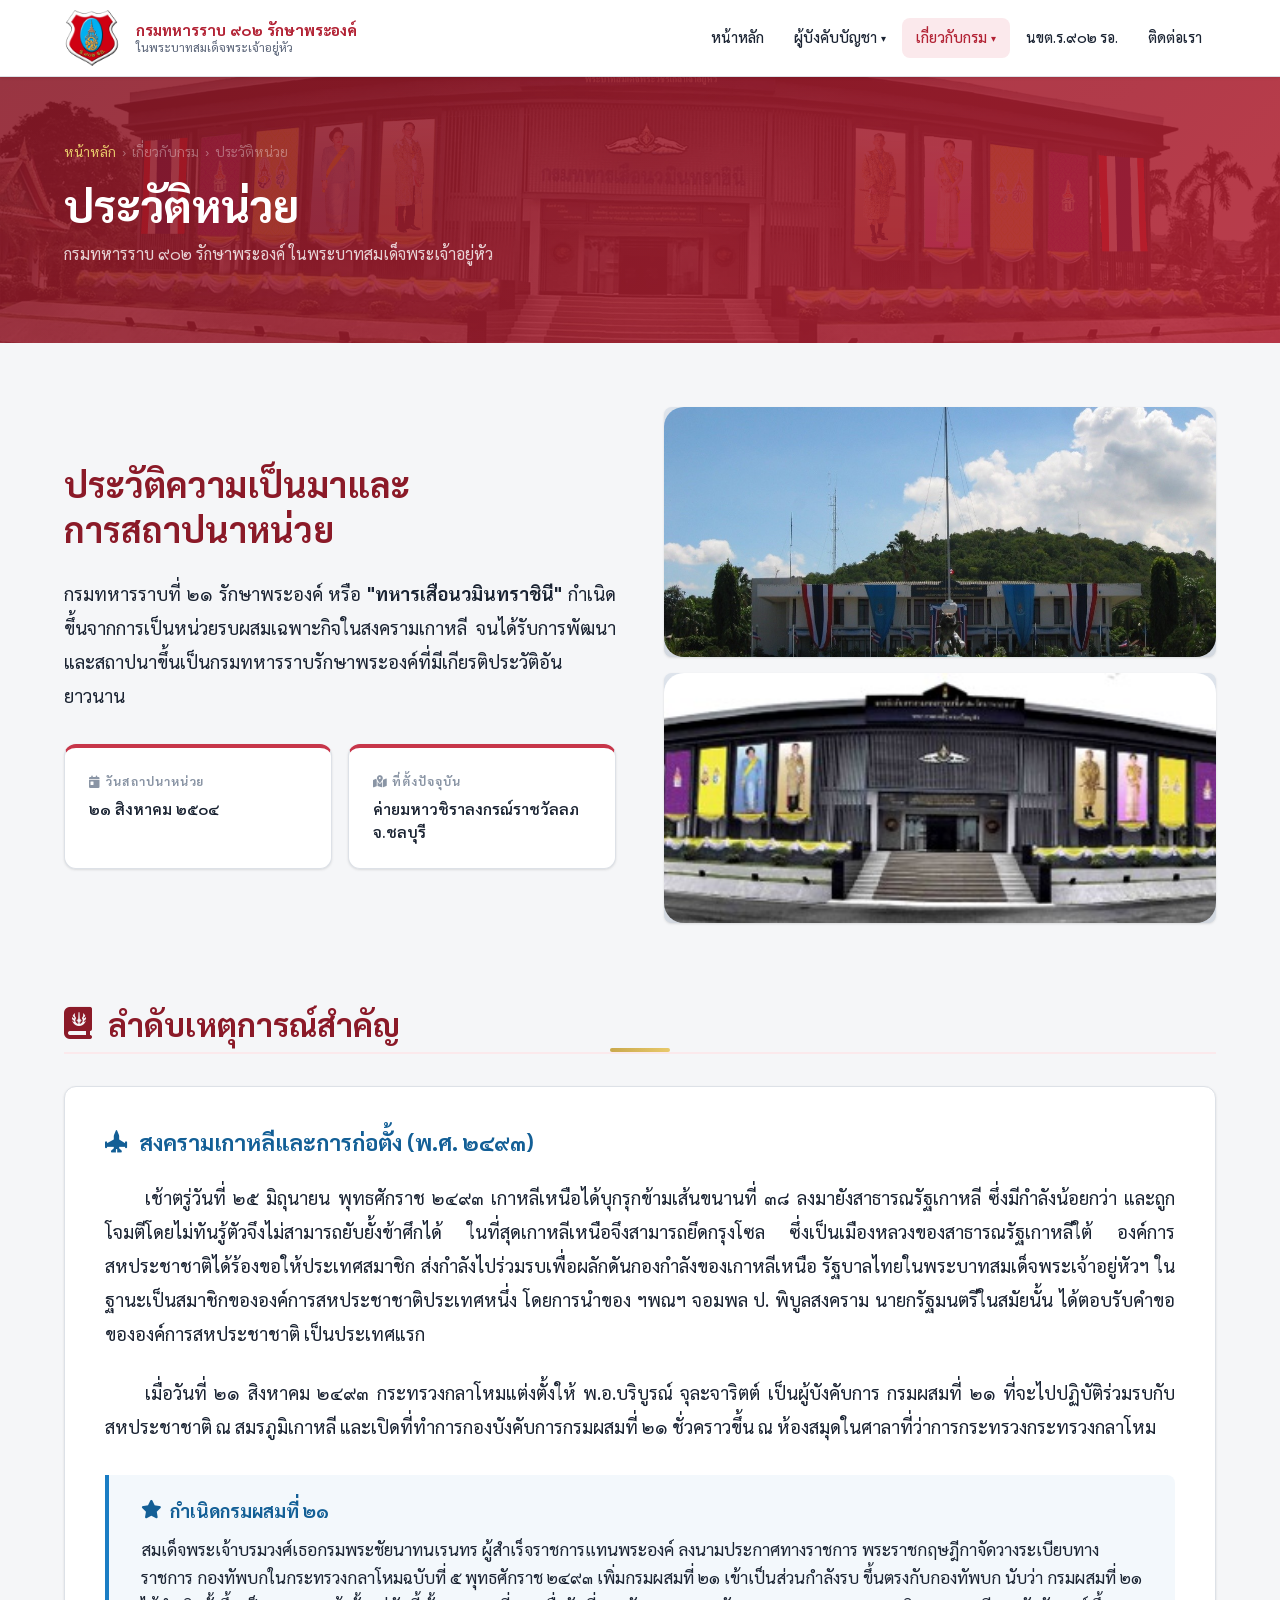
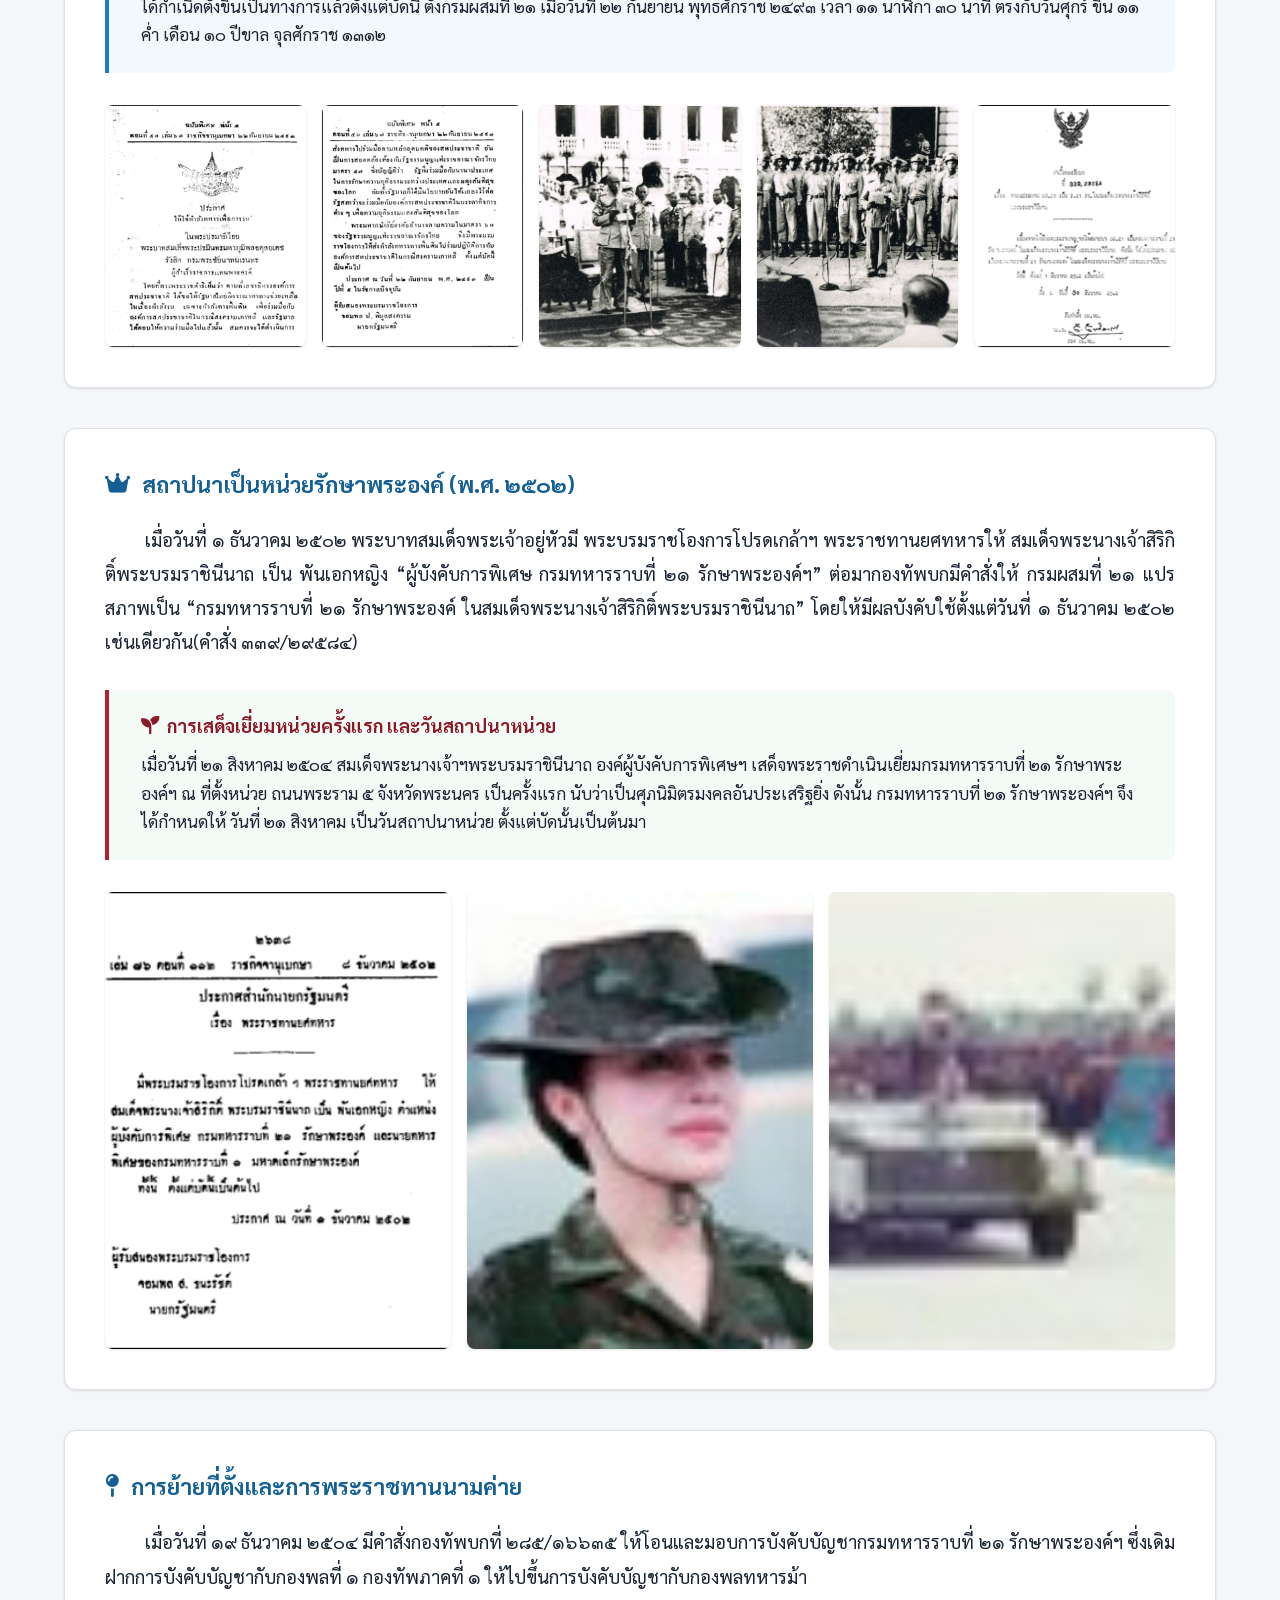
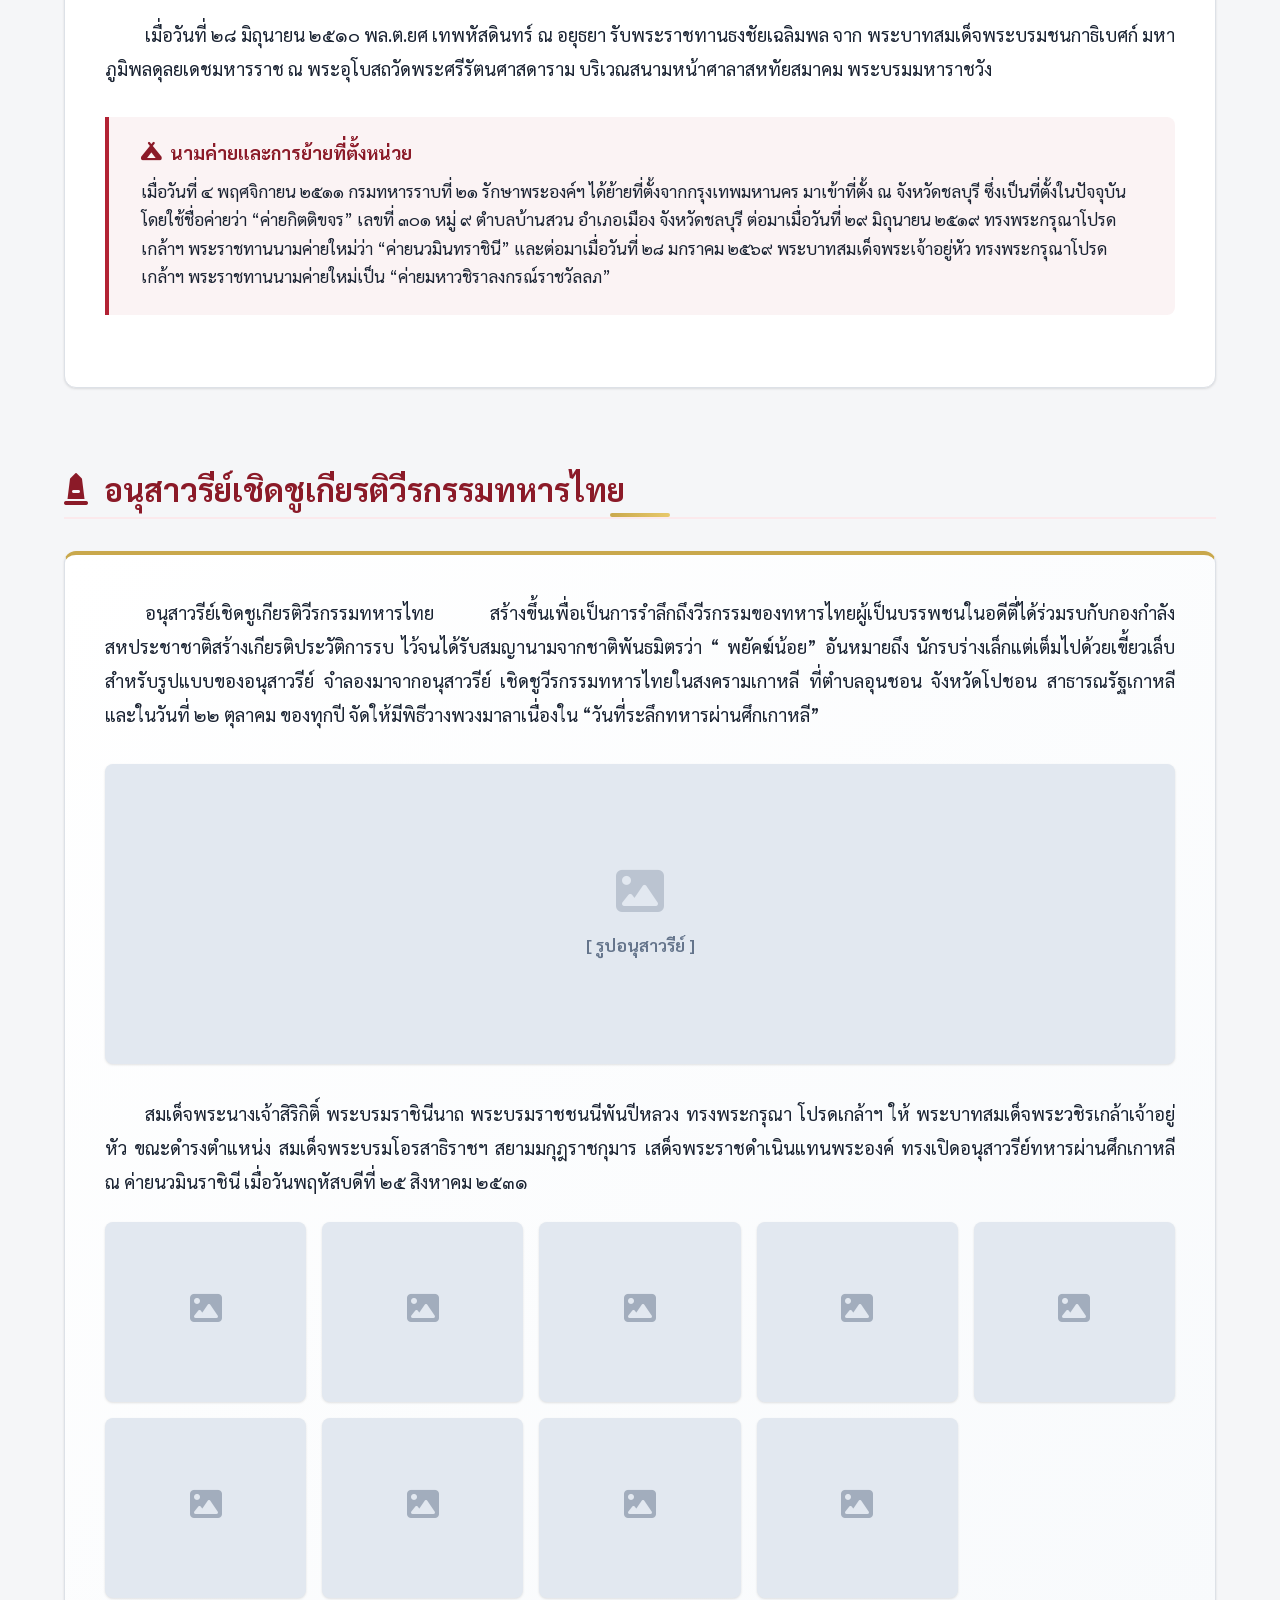
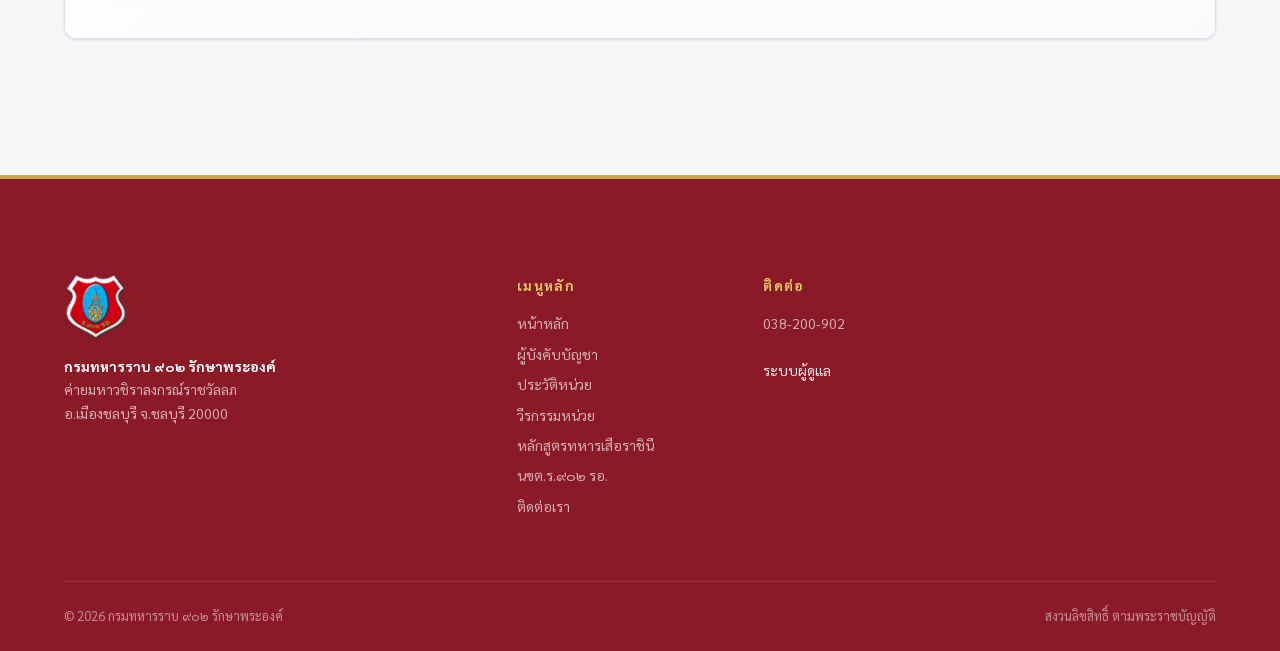
<file: pages/about.html>
<!DOCTYPE html>
<html lang="th">
<head>
  <meta charset="UTF-8">
  <meta name="viewport" content="width=device-width, initial-scale=1.0">
  <meta name="description" content="ประวัติหน่วย กรมทหารราบ ๙๐๒ รักษาพระองค์ — ก่อตั้ง พ.ศ. ๒๔๙๓ ทหารเสือนวมินทราชินี ค่ายมหาวชิราลงกรณ์ราชวัลลภ ชลบุรี">
  <title>ประวัติหน่วย | ร.๙๐๒ รอ.</title>
  <link rel="icon" href="../images/logo 902.png" type="image/jpeg">
  <link rel="stylesheet" href="../css/style.css">
  <style>
    .about-intro { display: grid; grid-template-columns: 1fr 1fr; gap: 3rem; align-items: center; margin-bottom: 4rem; }
    .about-intro img { border-radius: var(--radius-xl); box-shadow: var(--shadow-xl); width: 100%; object-fit: cover; }
    .info-boxes { display: grid; grid-template-columns: repeat(auto-fit, minmax(200px, 1fr)); gap: 1rem; margin-top: 2rem; }
    .info-box { background: #fff; border-radius: var(--radius-lg); padding: 1.5rem; border: 1px solid var(--color-border); border-top: 4px solid var(--color-green-mid); box-shadow: var(--shadow-sm); }
    .info-box .info-label { font-size: .75rem; font-weight: 700; text-transform: uppercase; letter-spacing: .08em; color: var(--color-text-light); margin-bottom: .4rem; }
    .info-box .info-value { font-size: .95rem; font-weight: 600; color: var(--color-text); line-height: 1.5; }
    
    .history-card { background: #fff; border-radius: var(--radius-lg); padding: 2.5rem; border: 1px solid var(--color-border); box-shadow: var(--shadow-sm); margin-bottom: 2.5rem; transition: transform .3s, box-shadow .3s; }
    .history-card:hover { transform: translateY(-3px); box-shadow: var(--shadow-md); }
    .history-card h3 { color: var(--color-blue-dark); margin-bottom: 1.5rem; font-size: 1.4rem; display: flex; align-items: center; gap: .75rem; }
    
    .history-highlight-box { background: rgba(26,125,196,.05); border-left: 4px solid var(--color-blue); padding: 1.5rem 2rem; border-radius: 0 var(--radius-md) var(--radius-md) 0; margin: 2rem 0; }
    .history-highlight-box h4 { color: var(--color-blue-dark); margin-bottom: .75rem; font-size: 1.15rem; display: flex; align-items: center; gap: .5rem; }
    
    .history-text { font-size: 1.15rem; line-height: 1.85; color: var(--color-text); margin-bottom: 1.5rem; text-indent: 2.5rem; text-align: justify !important; word-break: break-word; }
    .history-text:last-child { margin-bottom: 0; }
    
    .section-title { font-size: 2rem; color: var(--color-green-dark); margin-bottom: 2rem; border-bottom: 2px solid var(--color-green-pale); padding-bottom: 0.5rem; display: flex; align-items: center; gap: 1rem; }
    
    .image-grid-2 { display: grid; grid-template-columns: repeat(auto-fit, minmax(300px, 1fr)); gap: 1.5rem; margin-top: 1.5rem; }
    .image-grid-3 { display: grid; grid-template-columns: repeat(auto-fit, minmax(200px, 1fr)); gap: 1rem; margin-top: 1.5rem; }
    .image-grid-auto { display: grid; grid-template-columns: repeat(auto-fit, minmax(180px, 1fr)); gap: 1rem; margin-top: 1.5rem; }
    
    .image-card { width: 100%; background: #e2e8f0; display: flex; flex-direction: column; align-items: center; justify-content: center; color: #64748b; border-radius: var(--radius-md); box-shadow: var(--shadow-sm); overflow: hidden; position: relative; }
    .image-card img { width: 100%; height: 100%; object-fit: cover; transition: transform .5s; }
    .image-card:hover img { transform: scale(1.05); }
    .image-card.placeholder { min-height: 180px; }
    .image-card.placeholder i { font-size: 2rem; margin-bottom: .5rem; opacity: .5; }
    .image-card.placeholder span { font-size: .9rem; font-weight: 600; }
    
    @media (max-width: 992px) { .about-intro { grid-template-columns: 1fr; gap: 2rem; } }
    @media (max-width: 768px) { .history-text { font-size: 1.05rem; text-indent: 1.5rem; } .history-card { padding: 1.5rem; } }
  </style>
  <link rel="stylesheet" href="https://cdnjs.cloudflare.com/ajax/libs/font-awesome/6.5.1/css/all.min.css">
</head>
<body>
  <nav class="navbar">
    <div class="container">
      <div class="navbar-inner">
        <a href="../index.html" class="navbar-brand">
          <img src="../images/logo 902.png" alt="ตราหน่วย ร.๙๐๒ รอ.">
          <div class="brand-text">
            <div class="unit-name">กรมทหารราบ ๙๐๒ รักษาพระองค์</div>
            <div class="unit-sub">ในพระบาทสมเด็จพระเจ้าอยู่หัว</div>
          </div>
        </a>
        <ul class="nav-menu" id="navMenu">
          <li class="nav-item"><a href="../index.html" class="nav-link">หน้าหลัก</a></li>
          <li class="nav-item">
            <a href="commanders.html" class="nav-link">ผู้บังคับบัญชา <span class="chevron">▾</span></a>
            <div class="dropdown">
              <a href="commanders-history.html" class="dropdown-item"><span class="dd-icon"></span>ทำเนียบอดีตผู้บังคับการ</a>
              <a href="commanders.html" class="dropdown-item"><span class="dd-icon"></span>ผู้บังคับบัญชาปัจจุบัน</a>
            </div>
          </li>
          <li class="nav-item">
            <a href="about.html" class="nav-link active">เกี่ยวกับกรม <span class="chevron">▾</span></a>
            <div class="dropdown">
              <a href="about.html" class="dropdown-item"><span class="dd-icon"></span>ประวัติหน่วย</a>
              <a href="heroic-deeds.html" class="dropdown-item"><span class="dd-icon"></span>วีรกรรมหน่วย</a>
              <a href="queens-tiger.html" class="dropdown-item"><span class="dd-icon"></span>หลักสูตรทหารเสือราชินี</a>
            </div>
          </li>
          <li class="nav-item"><a href="nkt.html" class="nav-link">นขต.ร.๙๐๒ รอ.</a></li>
          <li class="nav-item"><a href="contact.html" class="nav-link">ติดต่อเรา</a></li>
        </ul>
        <button class="navbar-toggle" id="navToggle" aria-label="เปิดเมนู"><span></span><span></span><span></span></button>
      </div>
    </div>
  </nav>

  <header class="page-header">
    <div class="container">
      <div class="page-header-content">
        <nav class="breadcrumb" aria-label="breadcrumb">
          <a href="../index.html">หน้าหลัก</a><span>›</span>
          <span>เกี่ยวกับกรม</span><span>›</span>
          <span>ประวัติหน่วย</span>
        </nav>
        <h1>ประวัติหน่วย</h1>
        <p style="color:rgba(255,255,255,.8);margin-top:.5rem;">กรมทหารราบ ๙๐๒ รักษาพระองค์ ในพระบาทสมเด็จพระเจ้าอยู่หัว</p>
      </div>
    </div>
  </header>

  <section class="section" style="padding-top: 4rem;">
    <div class="container">

      <!-- Hero / Intro -->
      <div class="animate-on-scroll about-intro">
        <div>
          <h2 style="font-size: 2.2rem; color: var(--color-green-dark); margin-bottom: 1.5rem; line-height: 1.3;">ประวัติความเป็นมาและ<br>การสถาปนาหน่วย</h2>
          <p class="history-text" style="text-indent: 0; margin-bottom: 0;">
            กรมทหารราบที่ ๒๑ รักษาพระองค์ หรือ <strong>"ทหารเสือนวมินทราชินี"</strong> กำเนิดขึ้นจากการเป็นหน่วยรบผสมเฉพาะกิจในสงครามเกาหลี จนได้รับการพัฒนาและสถาปนาขึ้นเป็นกรมทหารราบรักษาพระองค์ที่มีเกียรติประวัติอันยาวนาน
          </p>
          <div class="info-boxes">
            <div class="info-box">
              <div class="info-label"><i class="fa-solid fa-calendar-day"></i> วันสถาปนาหน่วย</div>
              <div class="info-value">๒๑ สิงหาคม ๒๕๐๔</div>
            </div>
            <div class="info-box">
              <div class="info-label"><i class="fa-solid fa-map-location-dot"></i> ที่ตั้งปัจจุบัน</div>
              <div class="info-value">ค่ายมหาวชิราลงกรณ์ราชวัลลภ<br>จ.ชลบุรี</div>
            </div>
          </div>
        </div>
        <div>
          <div class="image-grid-2" style="margin-top: 0; gap: 1rem;">
            <div class="image-card" style="height: 250px;"><img src="../images/history/building_1976_2016.jpg" alt="รูปที่ตั้งหน่วยอดีต"></div>
            <div class="image-card" style="height: 250px;"><img src="../images/history/building_2016.jpg" alt="รูปที่ตั้งหน่วยปัจจุบัน"></div>
          </div>
        </div>
      </div>

      <!-- History Cards -->
      <div class="animate-on-scroll" style="margin-top: 5rem;">
        <h2 class="section-title"><i class="fa-solid fa-book-journal-whills"></i> ลำดับเหตุการณ์สำคัญ</h2>
        
        <div class="history-card">
          <h3><i class="fa-solid fa-jet-fighter-up"></i> สงครามเกาหลีและการก่อตั้ง (พ.ศ. ๒๔๙๓)</h3>
          <p class="history-text">เช้าตรู่วันที่ ๒๕ มิถุนายน พุทธศักราช ๒๔๙๓ เกาหลีเหนือได้บุกรุกข้ามเส้นขนานที่ ๓๘ ลงมายังสาธารณรัฐเกาหลี ซึ่งมีกำลังน้อยกว่า และถูกโจมตีโดยไม่ทันรู้ตัวจึงไม่สามารถยับยั้งข้าศึกได้ ในที่สุดเกาหลีเหนือจึงสามารถยึดกรุงโซล ซึ่งเป็นเมืองหลวงของสาธารณรัฐเกาหลีใต้ องค์การสหประชาชาติได้ร้องขอให้ประเทศสมาชิก ส่งกำลังไปร่วมรบเพื่อผลักดันกองกำลังของเกาหลีเหนือ รัฐบาลไทยในพระบาทสมเด็จพระเจ้าอยู่หัวฯ ในฐานะเป็นสมาชิกขององค์การสหประชาชาติประเทศหนึ่ง โดยการนำของ ฯพณฯ จอมพล ป. พิบูลสงคราม นายกรัฐมนตรีในสมัยนั้น ได้ตอบรับคำขอขององค์การสหประชาชาติ เป็นประเทศแรก</p>
          <p class="history-text">เมื่อวันที่ ๒๑ สิงหาคม ๒๔๙๓ กระทรวงกลาโหมแต่งตั้งให้ พ.อ.บริบูรณ์ จุละจาริตต์ เป็นผู้บังคับการ กรมผสมที่ ๒๑ ที่จะไปปฏิบัติร่วมรบกับสหประชาชาติ ณ สมรภูมิเกาหลี และเปิดที่ทำการกองบังคับการกรมผสมที่ ๒๑ ชั่วคราวขึ้น ณ ห้องสมุดในศาลาที่ว่าการกระทรวงกระทรวงกลาโหม</p>
          
          <div class="history-highlight-box">
            <h4><i class="fa-solid fa-star"></i> กำเนิดกรมผสมที่ ๒๑</h4>
            <p style="margin:0; font-size:1.05rem; line-height:1.7;">สมเด็จพระเจ้าบรมวงศ์เธอกรมพระชัยนาทนเรนทร ผู้สำเร็จราชการแทนพระองค์ ลงนามประกาศทางราชการ พระราชกฤษฎีกาจัดวางระเบียบทางราชการ กองทัพบกในกระทรวงกลาโหมฉบับที่ ๕ พุทธศักราช ๒๔๙๓ เพิ่มกรมผสมที่ ๒๑ เข้าเป็นส่วนกำลังรบ ขึ้นตรงกับกองทัพบก นับว่า กรมผสมที่ ๒๑ ได้กำเนิดตั้งขึ้นเป็นทางการแล้วตั้งแต่บัดนี้ ตั้งกรมผสมที่ ๒๑ เมื่อวันที่ ๒๒ กันยายน พุทธศักราช ๒๔๙๓ เวลา ๑๑ นาฬิกา ๓๐ นาที ตรงกับวันศุกร์ ขึ้น ๑๑ ค่ำ เดือน ๑๐ ปีขาล จุลศักราช ๑๓๑๒</p>
          </div>
          
          <div class="image-grid-auto">
            <div class="image-card"><img src="../images/history/3_1.png" alt="กำเนิดกรมผสมที่ 21 รูปที่ 1"></div>
            <div class="image-card"><img src="../images/history/3_2.png" alt="กำเนิดกรมผสมที่ 21 รูปที่ 2"></div>
            <div class="image-card"><img src="../images/history/3_3.jpg" alt="กำเนิดกรมผสมที่ 21 รูปที่ 3"></div>
            <div class="image-card"><img src="../images/history/3_4.jpg" alt="กำเนิดกรมผสมที่ 21 รูปที่ 4"></div>
            <div class="image-card"><img src="../images/history/3_5.png" alt="กำเนิดกรมผสมที่ 21 รูปที่ 5"></div>
          </div>
        </div>

        <div class="history-card">
          <h3><i class="fa-solid fa-crown"></i> สถาปนาเป็นหน่วยรักษาพระองค์ (พ.ศ. ๒๕๐๒)</h3>
          <p class="history-text">เมื่อวันที่ ๑ ธันวาคม ๒๕๐๒ พระบาทสมเด็จพระเจ้าอยู่หัวมี พระบรมราชโองการโปรดเกล้าฯ พระราชทานยศทหารให้ สมเด็จพระนางเจ้าสิริกิติ์พระบรมราชินีนาถ เป็น พันเอกหญิง “ผู้บังคับการพิเศษ กรมทหารราบที่ ๒๑ รักษาพระองค์ฯ” ต่อมากองทัพบกมีคำสั่งให้ กรมผสมที่ ๒๑ แปรสภาพเป็น “กรมทหารราบที่ ๒๑ รักษาพระองค์ ในสมเด็จพระนางเจ้าสิริกิติ์พระบรมราชินีนาถ” โดยให้มีผลบังคับใช้ตั้งแต่วันที่ ๑ ธันวาคม ๒๕๐๒ เช่นเดียวกัน(คำสั่ง ๓๓๙/๒๙๕๘๔)</p>
          
          <div class="history-highlight-box" style="border-color: var(--color-green); background: rgba(39, 174, 96, 0.05);">
            <h4 style="color: var(--color-green-dark);"><i class="fa-solid fa-seedling"></i> การเสด็จเยี่ยมหน่วยครั้งแรก และวันสถาปนาหน่วย</h4>
            <p style="margin:0; font-size:1.05rem; line-height:1.7;">เมื่อวันที่ ๒๑ สิงหาคม ๒๕๐๔ สมเด็จพระนางเจ้าฯพระบรมราชินีนาถ องค์ผู้บังคับการพิเศษฯ เสด็จพระราชดำเนินเยี่ยมกรมทหารราบที่ ๒๑ รักษาพระองค์ฯ ณ ที่ตั้งหน่วย ถนนพระราม ๕ จังหวัดพระนคร เป็นครั้งแรก นับว่าเป็นศุภนิมิตรมงคลอันประเสริฐยิ่ง ดังนั้น กรมทหารราบที่ ๒๑ รักษาพระองค์ฯ จึงได้กำหนดให้ วันที่ ๒๑ สิงหาคม เป็นวันสถาปนาหน่วย ตั้งแต่บัดนั้นเป็นต้นมา</p>
          </div>

          <div class="image-grid-3">
            <div class="image-card"><img src="../images/history/3_6.png" alt="การเสด็จเยี่ยมหน่วยครั้งแรก รูปที่ 1"></div>
            <div class="image-card"><img src="../images/history/3_7.jpg" alt="การเสด็จเยี่ยมหน่วยครั้งแรก รูปที่ 2"></div>
            <div class="image-card"><img src="../images/history/3_8.jpg" alt="รูปวันสถาปนาหน่วย"></div>
          </div>
        </div>

        <div class="history-card">
          <h3><i class="fa-solid fa-map-pin"></i> การย้ายที่ตั้งและการพระราชทานนามค่าย</h3>
          <p class="history-text">เมื่อวันที่ ๑๙ ธันวาคม ๒๕๐๔ มีคำสั่งกองทัพบกที่ ๒๘๕/๑๖๖๓๕ ให้โอนและมอบการบังคับบัญชากรมทหารราบที่ ๒๑ รักษาพระองค์ฯ ซึ่งเดิมฝากการบังคับบัญชากับกองพลที่ ๑ กองทัพภาคที่ ๑ ให้ไปขึ้นการบังคับบัญชากับกองพลทหารม้า</p>
          <p class="history-text">เมื่อวันที่ ๒๘ มิถุนายน ๒๕๑๐ พล.ต.ยศ เทพหัสดินทร์ ณ อยุธยา รับพระราชทานธงชัยเฉลิมพล จาก พระบาทสมเด็จพระบรมชนกาธิเบศก์ มหาภูมิพลดุลยเดชมหารราช ณ พระอุโบสถวัดพระศรีรัตนศาสดาราม บริเวณสนามหน้าศาลาสหทัยสมาคม พระบรมมหาราชวัง</p>
          
          <div class="history-highlight-box" style="border-color: var(--color-red); background: rgba(178, 34, 52, 0.05);">
            <h4 style="color: var(--color-red-dark);"><i class="fa-solid fa-campground"></i> นามค่ายและการย้ายที่ตั้งหน่วย</h4>
            <p style="margin:0; font-size:1.05rem; line-height:1.7;">เมื่อวันที่ ๔ พฤศจิกายน ๒๕๑๑ กรมทหารราบที่ ๒๑ รักษาพระองค์ฯ ได้ย้ายที่ตั้งจากกรุงเทพมหานคร มาเข้าที่ตั้ง ณ จังหวัดชลบุรี ซึ่งเป็นที่ตั้งในปัจจุบัน โดยใช้ชื่อค่ายว่า “ค่ายกิตติขจร” เลขที่ ๓๐๑ หมู่ ๙ ตำบลบ้านสวน อำเภอเมือง จังหวัดชลบุรี ต่อมาเมื่อวันที่ ๒๙ มิถุนายน ๒๕๑๙ ทรงพระกรุณาโปรดเกล้าฯ พระราชทานนามค่ายใหม่ว่า “ค่ายนวมินทราชินี” และต่อมาเมื่อวันที่ ๒๘ มกราคม ๒๕๖๙ พระบาทสมเด็จพระเจ้าอยู่หัว ทรงพระกรุณาโปรดเกล้าฯ พระราชทานนามค่ายใหม่เป็น “ค่ายมหาวชิราลงกรณ์ราชวัลลภ”</p>
          </div>
        </div>
      </div>

      <!-- Monument Section -->
      <div class="animate-on-scroll" style="margin-top: 5rem;">
        <h2 class="section-title"><i class="fa-solid fa-monument"></i> อนุสาวรีย์เชิดชูเกียรติวีรกรรมทหารไทย</h2>
        <div class="history-card" style="background: linear-gradient(135deg, #ffffff, #f8fafc); border-top: 4px solid var(--color-gold);">
          <p class="history-text">อนุสาวรีย์เชิดชูเกียรติวีรกรรมทหารไทย สร้างขึ้นเพื่อเป็นการรำลึกถึงวีรกรรมของทหารไทยผู้เป็นบรรพชนในอดีตี่ได้ร่วมรบกับกองกำลังสหประชาชาติสร้างเกียรติประวัติการรบ ไว้จนได้รับสมญานามจากชาติพันธมิตรว่า “ พยัคฆ์น้อย” อันหมายถึง นักรบร่างเล็กแต่เต็มไปด้วยเขี้ยวเล็บ สำหรับรูปแบบของอนุสาวรีย์ จำลองมาจากอนุสาวรีย์ เชิดชูวีรกรรมทหารไทยในสงครามเกาหลี ที่ตำบลอุนชอน จังหวัดโปชอน สาธารณรัฐเกาหลี และในวันที่ ๒๒ ตุลาคม ของทุกปี จัดให้มีพิธีวางพวงมาลาเนื่องใน “วันที่ระลึกทหารผ่านศึกเกาหลี”</p>
          
          <div class="image-card placeholder" style="height: 300px; margin: 2rem 0;">
            <i class="fa-solid fa-image" style="font-size:3rem; margin-bottom:1rem; opacity:.3;"></i><span style="font-size:1.1rem; font-weight:600;">[ รูปอนุสาวรีย์ ]</span>
          </div>
          
          <p class="history-text">สมเด็จพระนางเจ้าสิริกิติ์ พระบรมราชินีนาถ พระบรมราชชนนีพันปีหลวง ทรงพระกรุณา โปรดเกล้าฯ ให้ พระบาทสมเด็จพระวชิรเกล้าเจ้าอยู่หัว ขณะดำรงตำแหน่ง สมเด็จพระบรมโอรสาธิราชฯ สยามมกุฎราชกุมาร เสด็จพระราชดำเนินแทนพระองค์ ทรงเปิดอนุสาวรีย์ทหารผ่านศึกเกาหลี ณ ค่ายนวมินราชินี เมื่อวันพฤหัสบดีที่ ๒๕ สิงหาคม ๒๕๓๑</p>
          
          <div class="image-grid-auto">
            <div class="image-card placeholder" style="height: 140px;"><i class="fa-solid fa-image"></i></div>
            <div class="image-card placeholder" style="height: 140px;"><i class="fa-solid fa-image"></i></div>
            <div class="image-card placeholder" style="height: 140px;"><i class="fa-solid fa-image"></i></div>
            <div class="image-card placeholder" style="height: 140px;"><i class="fa-solid fa-image"></i></div>
            <div class="image-card placeholder" style="height: 140px;"><i class="fa-solid fa-image"></i></div>
            <div class="image-card placeholder" style="height: 140px;"><i class="fa-solid fa-image"></i></div>
            <div class="image-card placeholder" style="height: 140px;"><i class="fa-solid fa-image"></i></div>
            <div class="image-card placeholder" style="height: 140px;"><i class="fa-solid fa-image"></i></div>
            <div class="image-card placeholder" style="height: 140px;"><i class="fa-solid fa-image"></i></div>
          </div>
        </div>
      </div>
      
    </div>
  </section>

  <footer class="footer">
    <div class="container">
      <div class="footer-grid">
        <div class="footer-brand">
          <img src="../images/logo 902.png" alt="ตราหน่วย">
          <p><strong style="color:#fff;">กรมทหารราบ ๙๐๒ รักษาพระองค์</strong><br>ค่ายมหาวชิราลงกรณ์ราชวัลลภ<br>อ.เมืองชลบุรี จ.ชลบุรี 20000</p>
        </div>
        <div><div class="footer-heading">เมนูหลัก</div><div class="footer-links"><a href="../index.html">หน้าหลัก</a><a href="commanders.html">ผู้บังคับบัญชา</a><a href="about.html">ประวัติหน่วย</a><a href="heroic-deeds.html">วีรกรรมหน่วย</a><a href="queens-tiger.html">หลักสูตรทหารเสือราชินี</a><a href="nkt.html">นขต.ร.๙๐๒ รอ.</a><a href="contact.html">ติดต่อเรา</a></div></div>
        <div>
          <div class="footer-heading">ติดต่อ</div>
          <div class="footer-links">
            <a href="tel:038200902"> 038-200-902</a>
            <a href="../admin/index.html" style="color:var(--color-red-pale);margin-top:1rem;display:inline-block;"> ระบบผู้ดูแล</a>
          </div>
        </div>
      </div>
      <div class="footer-bottom">
        <span>© 2026 กรมทหารราบ ๙๐๒ รักษาพระองค์</span>
        <span>สงวนลิขสิทธิ์ ตามพระราชบัญญัติ</span>
      </div>
    </div>
  </footer>
  <script src="../js/main.js"></script>
</body>
</html>
</file>
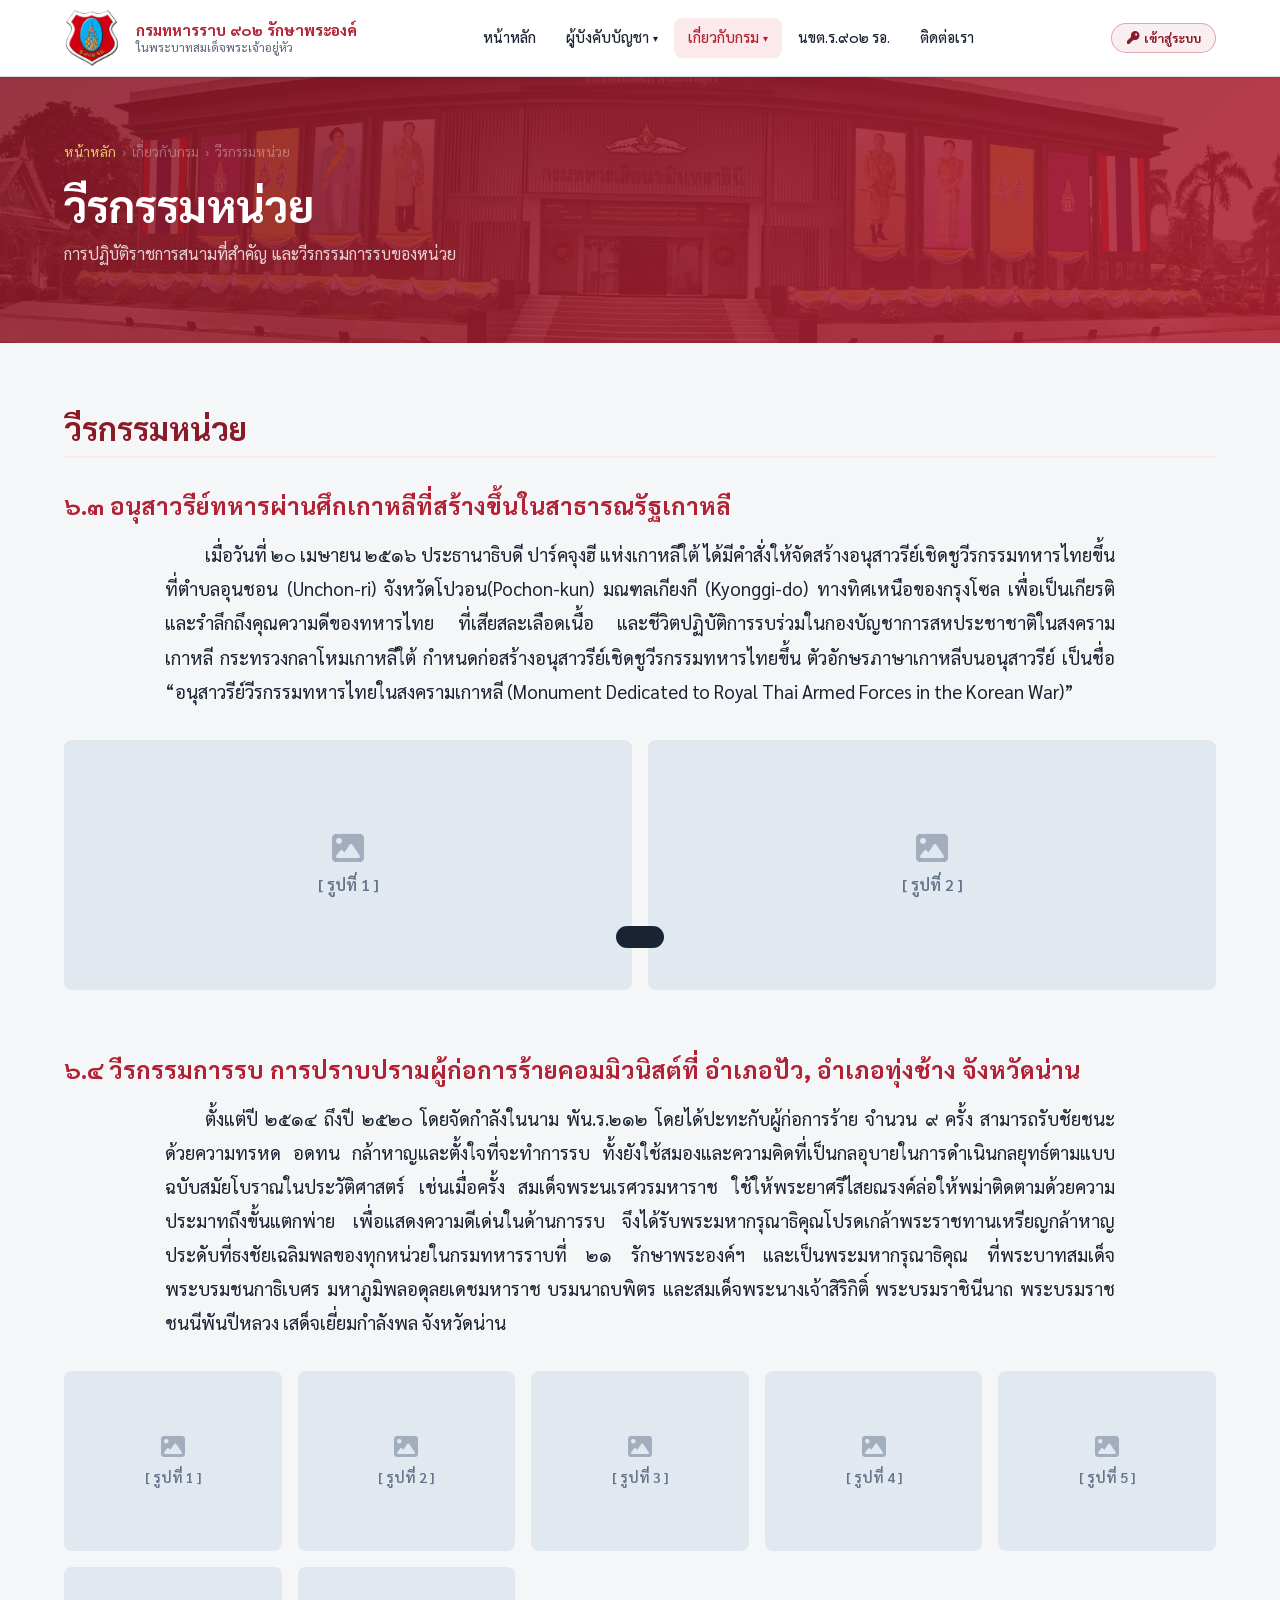
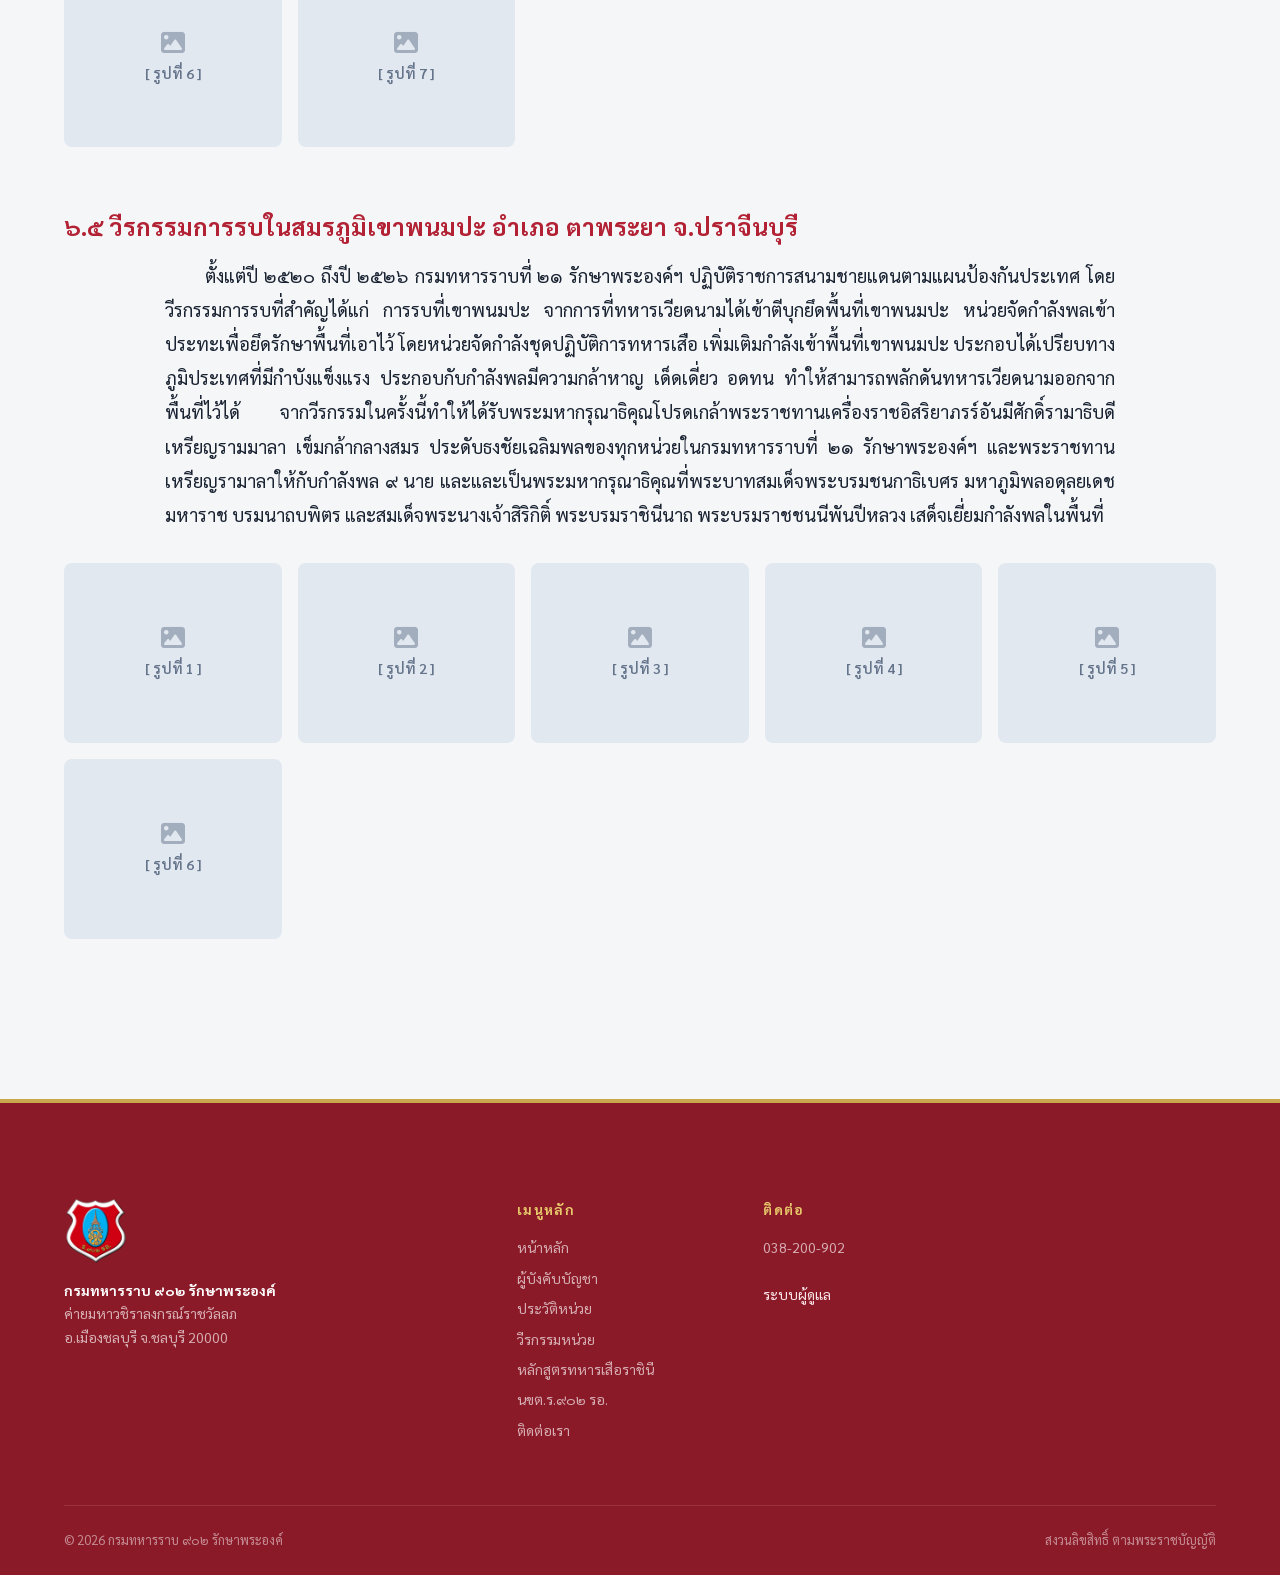
<file: pages/heroic-deeds.html>
<!DOCTYPE html>
<html lang="th">
<head>
  <meta charset="UTF-8">
  <meta name="viewport" content="width=device-width, initial-scale=1.0">
  <meta name="description" content="ประวัติหน่วย กรมทหารราบ ๙๐๒ รักษาพระองค์ — ก่อตั้ง พ.ศ. ๒๔๙๓ ทหารเสือนวมินทราชินี ค่ายมหาวชิราลงกรณ์ราชวัลลภ ชลบุรี">
  <title>วีรกรรมหน่วย | ร.๙๐๒ รอ.</title>
  <link rel="icon" href="../images/logo 902.png" type="image/jpeg">
  <link rel="stylesheet" href="../css/style.css">
  <style>
    .heroic-text {
      font-size: 1.15rem;
      line-height: 1.85;
      color: var(--color-text);
      margin: 0 auto 2rem auto;
      text-indent: 2.5rem;
      text-align: justify !important;
      word-break: break-word;
      max-width: 950px;
    }
    .heroic-gallery-lg {
      display: grid;
      grid-template-columns: repeat(auto-fit, minmax(min(100%, 250px), 1fr));
      gap: 1rem;
      margin-bottom: 2rem;
    }
    .heroic-gallery-md {
      display: grid;
      grid-template-columns: repeat(auto-fit, minmax(min(100%, 200px), 1fr));
      gap: 1rem;
      margin-bottom: 2rem;
    }
    @media (max-width: 768px) {
      .heroic-text {
        font-size: 1.05rem;
        text-indent: 1.5rem;
      }
    }
    .about-intro {
      display: grid;
      grid-template-columns: 1fr 1fr;
      gap: 3rem;
      align-items: center;
      margin-bottom: 4rem;
    }
    .about-intro img { border-radius: var(--radius-xl); box-shadow: var(--shadow-xl); }
    .info-boxes { display: grid; grid-template-columns: repeat(auto-fill, minmax(240px, 1fr)); gap: 1.5rem; margin-top: 3rem; }
    .info-box {
      background: #fff;
      border-radius: var(--radius-lg);
      padding: 1.5rem;
      border: 1px solid var(--color-border);
      border-top: 4px solid var(--color-green-mid);
      box-shadow: var(--shadow-sm);
    }
    .info-box .info-label { font-size: .75rem; font-weight: 700; text-transform: uppercase; letter-spacing: .08em; color: var(--color-text-light); margin-bottom: .4rem; }
    .info-box .info-value { font-size: .95rem; font-weight: 600; color: var(--color-text); line-height: 1.5; }
    @media (max-width: 768px) { .about-intro { grid-template-columns: 1fr; } }
  </style>
  <link rel="stylesheet" href="https://cdnjs.cloudflare.com/ajax/libs/font-awesome/6.5.1/css/all.min.css">
</head>
<body>



  <nav class="navbar">
    <div class="container">
      <div class="navbar-inner">
        <a href="../index.html" class="navbar-brand">
          <img src="../images/logo 902.png" alt="ตราหน่วย ร.๙๐๒ รอ.">
          <div class="brand-text">
            <div class="unit-name">กรมทหารราบ ๙๐๒ รักษาพระองค์</div>
            <div class="unit-sub">ในพระบาทสมเด็จพระเจ้าอยู่หัว</div>
          </div>
        </a>
        <ul class="nav-menu" id="navMenu">
          <li class="nav-item"><a href="../index.html" class="nav-link">หน้าหลัก</a></li>
          <li class="nav-item">
            <a href="commanders.html" class="nav-link">ผู้บังคับบัญชา <span class="chevron">▾</span></a>
            <div class="dropdown">
              <a href="commanders-history.html" class="dropdown-item"><span class="dd-icon"></span>ทำเนียบอดีตผู้บังคับการ</a>
              <a href="commanders.html" class="dropdown-item"><span class="dd-icon"></span>ผู้บังคับบัญชาปัจจุบัน</a>
            </div>
          </li>
          <li class="nav-item">
            <a href="about.html" class="nav-link active">เกี่ยวกับกรม <span class="chevron">▾</span></a>
            <div class="dropdown">
              <a href="about.html" class="dropdown-item"><span class="dd-icon"></span>ประวัติหน่วย</a>
              <a href="heroic-deeds.html" class="dropdown-item"><span class="dd-icon"></span>วีรกรรมหน่วย</a>
              <a href="queens-tiger.html" class="dropdown-item"><span class="dd-icon"></span>หลักสูตรทหารเสือราชินี</a>
            </div>
          </li>
          <li class="nav-item"><a href="nkt.html" class="nav-link">นขต.ร.๙๐๒ รอ.</a></li>
          <li class="nav-item"><a href="contact.html" class="nav-link">ติดต่อเรา</a></li>
        </ul>
        <button class="navbar-toggle" id="navToggle" aria-label="เปิดเมนู"><span></span><span></span><span></span></button>
      </div>
    </div>
  </nav>

  <header class="page-header">
    <div class="container">
      <div class="page-header-content">
        <nav class="breadcrumb" aria-label="breadcrumb">
          <a href="../index.html">หน้าหลัก</a><span>›</span>
          <span>เกี่ยวกับกรม</span><span>›</span>
          <span>วีรกรรมหน่วย</span>
        </nav>
        <h1>วีรกรรมหน่วย</h1>
        <p style="color:rgba(255,255,255,.8);margin-top:.5rem;">การปฏิบัติราชการสนามที่สำคัญ และวีรกรรมการรบของหน่วย</p>
      </div>
    </div>
  </header>

  <section class="section" style="padding-top: 4rem;">
    <div class="container">
      <div class="animate-on-scroll" style="margin-bottom: 4rem;">
        <h2 style="font-size:2rem;color:var(--color-green-dark);margin-bottom:1rem; border-bottom: 2px solid var(--color-green-pale); padding-bottom: 0.5rem;">วีรกรรมหน่วย</h2>
        <div style="margin-top:2rem;">
        <!-- 6.3 อนุสาวรีย์ทหารผ่านศึกเกาหลีที่สร้างขึ้นในสาธารณรัฐเกาหลี -->
        <div style="margin-bottom: 4rem;">
          <h3 style="font-size:1.5rem;color:var(--color-green);margin-bottom:1rem;">๖.๓ อนุสาวรีย์ทหารผ่านศึกเกาหลีที่สร้างขึ้นในสาธารณรัฐเกาหลี</h3>
          <p class="heroic-text">
            เมื่อวันที่ ๒๐ เมษายน ๒๕๑๖ ประธานาธิบดี ปาร์คจุงฮี แห่งเกาหลีใต้ ได้มีคำสั่งให้จัดสร้างอนุสาวรีย์เชิดชูวีรกรรมทหารไทยขึ้น ที่ตำบลอุนชอน (Unchon-ri) จังหวัดโปวอน(Pochon-kun) มณฑลเกียงกี (Kyonggi-do) ทางทิศเหนือของกรุงโซล เพื่อเป็นเกียรติ และรำลึกถึงคุณความดีของทหารไทย ที่เสียสละเลือดเนื้อ และชีวิตปฏิบัติการรบร่วมในกองบัญชาการสหประชาชาติในสงครามเกาหลี กระทรวงกลาโหมเกาหลีใต้ กำหนดก่อสร้างอนุสาวรีย์เชิดชูวีรกรรมทหารไทยขึ้น ตัวอักษรภาษาเกาหลีบนอนุสาวรีย์ เป็นชื่อ “อนุสาวรีย์วีรกรรมทหารไทยในสงครามเกาหลี (Monument Dedicated to Royal Thai Armed Forces in the Korean War)”
          </p>
          <div class="heroic-gallery-lg">
            <!-- 2 images -->
            <div style="width:100%; height:250px; background:#e2e8f0; display:flex; flex-direction:column; align-items:center; justify-content:center; color:#64748b; border-radius:var(--radius-md);"><i class="fa-solid fa-image" style="font-size:2rem; margin-bottom:.5rem; opacity:.5;"></i><span style="font-size:1rem; font-weight:600;">[ รูปที่ 1 ]</span></div>
            <div style="width:100%; height:250px; background:#e2e8f0; display:flex; flex-direction:column; align-items:center; justify-content:center; color:#64748b; border-radius:var(--radius-md);"><i class="fa-solid fa-image" style="font-size:2rem; margin-bottom:.5rem; opacity:.5;"></i><span style="font-size:1rem; font-weight:600;">[ รูปที่ 2 ]</span></div>
          </div>
        </div>

        <!-- 6.4 วีรกรรมการรบ การปราบปรามผู้ก่อการร้ายคอมมิวนิสต์ที่ อำเภอปัว, อำเภอทุ่งช้าง จังหวัดน่าน -->
        <div style="margin-bottom: 4rem;">
          <h3 style="font-size:1.5rem;color:var(--color-green);margin-bottom:1rem;">๖.๔ วีรกรรมการรบ การปราบปรามผู้ก่อการร้ายคอมมิวนิสต์ที่ อำเภอปัว, อำเภอทุ่งช้าง จังหวัดน่าน</h3>
          <p class="heroic-text">
            ตั้งแต่ปี ๒๕๑๔ ถึงปี ๒๕๒๐ โดยจัดกำลังในนาม พัน.ร.๒๑๒ โดยได้ปะทะกับผู้ก่อการร้าย จำนวน ๙ ครั้ง สามารถรับชัยชนะ ด้วยความทรหด อดทน กล้าหาญและตั้งใจที่จะทำการรบ ทั้งยังใช้สมองและความคิดที่เป็นกลอุบายในการดำเนินกลยุทธ์ตามแบบฉบับสมัยโบราณในประวัติศาสตร์ เช่นเมื่อครั้ง สมเด็จพระนเรศวรมหาราช ใช้ให้พระยาศรีไสยณรงค์ล่อให้พม่าติดตามด้วยความประมาทถึงขั้นแตกพ่าย เพื่อแสดงความดีเด่นในด้านการรบ จึงได้รับพระมหากรุณาธิคุณโปรดเกล้าพระราชทานเหรียญกล้าหาญประดับที่ธงชัยเฉลิมพลของทุกหน่วยในกรมทหารราบที่ ๒๑ รักษาพระองค์ฯ และเป็นพระมหากรุณาธิคุณ ที่พระบาทสมเด็จพระบรมชนกาธิเบศร มหาภูมิพลอดุลยเดชมหาราช บรมนาถบพิตร และสมเด็จพระนางเจ้าสิริกิติ์ พระบรมราชินีนาถ พระบรมราชชนนีพันปีหลวง เสด็จเยี่ยมกำลังพล จังหวัดน่าน
          </p>
          <div class="heroic-gallery-md">
            <!-- 7 images -->
            <div style="width:100%; height:180px; background:#e2e8f0; display:flex; flex-direction:column; align-items:center; justify-content:center; color:#64748b; border-radius:var(--radius-md);"><i class="fa-solid fa-image" style="font-size:1.5rem; margin-bottom:.5rem; opacity:.5;"></i><span style="font-size:.9rem; font-weight:600;">[ รูปที่ 1 ]</span></div>
            <div style="width:100%; height:180px; background:#e2e8f0; display:flex; flex-direction:column; align-items:center; justify-content:center; color:#64748b; border-radius:var(--radius-md);"><i class="fa-solid fa-image" style="font-size:1.5rem; margin-bottom:.5rem; opacity:.5;"></i><span style="font-size:.9rem; font-weight:600;">[ รูปที่ 2 ]</span></div>
            <div style="width:100%; height:180px; background:#e2e8f0; display:flex; flex-direction:column; align-items:center; justify-content:center; color:#64748b; border-radius:var(--radius-md);"><i class="fa-solid fa-image" style="font-size:1.5rem; margin-bottom:.5rem; opacity:.5;"></i><span style="font-size:.9rem; font-weight:600;">[ รูปที่ 3 ]</span></div>
            <div style="width:100%; height:180px; background:#e2e8f0; display:flex; flex-direction:column; align-items:center; justify-content:center; color:#64748b; border-radius:var(--radius-md);"><i class="fa-solid fa-image" style="font-size:1.5rem; margin-bottom:.5rem; opacity:.5;"></i><span style="font-size:.9rem; font-weight:600;">[ รูปที่ 4 ]</span></div>
            <div style="width:100%; height:180px; background:#e2e8f0; display:flex; flex-direction:column; align-items:center; justify-content:center; color:#64748b; border-radius:var(--radius-md);"><i class="fa-solid fa-image" style="font-size:1.5rem; margin-bottom:.5rem; opacity:.5;"></i><span style="font-size:.9rem; font-weight:600;">[ รูปที่ 5 ]</span></div>
            <div style="width:100%; height:180px; background:#e2e8f0; display:flex; flex-direction:column; align-items:center; justify-content:center; color:#64748b; border-radius:var(--radius-md);"><i class="fa-solid fa-image" style="font-size:1.5rem; margin-bottom:.5rem; opacity:.5;"></i><span style="font-size:.9rem; font-weight:600;">[ รูปที่ 6 ]</span></div>
            <div style="width:100%; height:180px; background:#e2e8f0; display:flex; flex-direction:column; align-items:center; justify-content:center; color:#64748b; border-radius:var(--radius-md);"><i class="fa-solid fa-image" style="font-size:1.5rem; margin-bottom:.5rem; opacity:.5;"></i><span style="font-size:.9rem; font-weight:600;">[ รูปที่ 7 ]</span></div>
          </div>
        </div>

        <!-- 6.5 วีรกรรมการรบในสมรภูมิเขาพนมปะ อำเภอ ตาพระยา จ.ปราจีนบุรี -->
        <div style="margin-bottom: 1rem;">
          <h3 style="font-size:1.5rem;color:var(--color-green);margin-bottom:1rem;">๖.๕ วีรกรรมการรบในสมรภูมิเขาพนมปะ อำเภอ ตาพระยา จ.ปราจีนบุรี</h3>
          <p class="heroic-text">
            ตั้งแต่ปี ๒๕๒๐ ถึงปี ๒๕๒๖ กรมทหารราบที่ ๒๑ รักษาพระองค์ฯ ปฏิบัติราชการสนามชายแดนตามแผนป้องกันประเทศ โดยวีรกรรมการรบที่สำคัญได้แก่ การรบที่เขาพนมปะ จากการที่ทหารเวียดนามได้เข้าตีบุกยึดพื้นที่เขาพนมปะ หน่วยจัดกำลังพลเข้าประทะเพื่อยึดรักษาพื้นที่เอาไว้ โดยหน่วยจัดกำลังชุดปฏิบัติการทหารเสือ เพิ่มเติมกำลังเข้าพื้นที่เขาพนมปะ ประกอบได้เปรียบทางภูมิประเทศที่มีกำบังแข็งแรง ประกอบกับกำลังพลมีความกล้าหาญ เด็ดเดี่ยว อดทน ทำให้สามารถพลักดันทหารเวียดนามออกจากพื้นที่ไว้ได้ จากวีรกรรมในครั้งนี้ทำให้ได้รับพระมหากรุณาธิคุณโปรดเกล้าพระราชทานเครื่องราชอิสริยาภรร์อันมีศักดิ์รามาธิบดี เหรียญรามมาลา เข็มกล้ากลางสมร ประดับธงชัยเฉลิมพลของทุกหน่วยในกรมทหารราบที่ ๒๑ รักษาพระองค์ฯ และพระราชทานเหรียญรามาลาให้กับกำลังพล ๙ นาย และและเป็นพระมหากรุณาธิคุณที่พระบาทสมเด็จพระบรมชนกาธิเบศร มหาภูมิพลอดุลยเดชมหาราช บรมนาถบพิตร และสมเด็จพระนางเจ้าสิริกิติ์ พระบรมราชินีนาถ พระบรมราชชนนีพันปีหลวง เสด็จเยี่ยมกำลังพลในพื้นที่
          </p>
          <div style="display:grid; grid-template-columns:repeat(auto-fit, minmax(200px, 1fr)); gap:1rem;">
            <!-- 6 images -->
            <div style="width:100%; height:180px; background:#e2e8f0; display:flex; flex-direction:column; align-items:center; justify-content:center; color:#64748b; border-radius:var(--radius-md);"><i class="fa-solid fa-image" style="font-size:1.5rem; margin-bottom:.5rem; opacity:.5;"></i><span style="font-size:.9rem; font-weight:600;">[ รูปที่ 1 ]</span></div>
            <div style="width:100%; height:180px; background:#e2e8f0; display:flex; flex-direction:column; align-items:center; justify-content:center; color:#64748b; border-radius:var(--radius-md);"><i class="fa-solid fa-image" style="font-size:1.5rem; margin-bottom:.5rem; opacity:.5;"></i><span style="font-size:.9rem; font-weight:600;">[ รูปที่ 2 ]</span></div>
            <div style="width:100%; height:180px; background:#e2e8f0; display:flex; flex-direction:column; align-items:center; justify-content:center; color:#64748b; border-radius:var(--radius-md);"><i class="fa-solid fa-image" style="font-size:1.5rem; margin-bottom:.5rem; opacity:.5;"></i><span style="font-size:.9rem; font-weight:600;">[ รูปที่ 3 ]</span></div>
            <div style="width:100%; height:180px; background:#e2e8f0; display:flex; flex-direction:column; align-items:center; justify-content:center; color:#64748b; border-radius:var(--radius-md);"><i class="fa-solid fa-image" style="font-size:1.5rem; margin-bottom:.5rem; opacity:.5;"></i><span style="font-size:.9rem; font-weight:600;">[ รูปที่ 4 ]</span></div>
            <div style="width:100%; height:180px; background:#e2e8f0; display:flex; flex-direction:column; align-items:center; justify-content:center; color:#64748b; border-radius:var(--radius-md);"><i class="fa-solid fa-image" style="font-size:1.5rem; margin-bottom:.5rem; opacity:.5;"></i><span style="font-size:.9rem; font-weight:600;">[ รูปที่ 5 ]</span></div>
            <div style="width:100%; height:180px; background:#e2e8f0; display:flex; flex-direction:column; align-items:center; justify-content:center; color:#64748b; border-radius:var(--radius-md);"><i class="fa-solid fa-image" style="font-size:1.5rem; margin-bottom:.5rem; opacity:.5;"></i><span style="font-size:.9rem; font-weight:600;">[ รูปที่ 6 ]</span></div>
          </div>
        </div>
      </div>

    </div>
        </div>
      </div>
  </section>

  <footer class="footer">
    <div class="container">
      <div class="footer-grid">
        <div class="footer-brand">
          <img src="../images/logo 902.png" alt="ตราหน่วย">
          <p><strong style="color:#fff;">กรมทหารราบ ๙๐๒ รักษาพระองค์</strong><br>ค่ายมหาวชิราลงกรณ์ราชวัลลภ<br>อ.เมืองชลบุรี จ.ชลบุรี 20000</p>
        </div>
        <div><div class="footer-heading">เมนูหลัก</div><div class="footer-links"><a href="../index.html">หน้าหลัก</a><a href="commanders.html">ผู้บังคับบัญชา</a><a href="about.html">ประวัติหน่วย</a><a href="heroic-deeds.html">วีรกรรมหน่วย</a><a href="queens-tiger.html">หลักสูตรทหารเสือราชินี</a><a href="nkt.html">นขต.ร.๙๐๒ รอ.</a><a href="contact.html">ติดต่อเรา</a></div></div>
        <div>
          <div class="footer-heading">ติดต่อ</div>
          <div class="footer-links">
            <a href="tel:038200902"> 038-200-902</a>
            <a href="../admin/index.html" style="color:var(--color-red-pale);margin-top:1rem;display:inline-block;"> ระบบผู้ดูแล</a>
          </div>
        </div>
      </div>
      <div class="footer-bottom">
        <span>© 2026 กรมทหารราบ ๙๐๒ รักษาพระองค์</span>
        <span>สงวนลิขสิทธิ์ ตามพระราชบัญญัติ</span>
      </div>
    </div>
  </footer>
  <script src="../js/main.js"></script>
  <!-- Admin System -->
  <script>
    window.FIREBASE_CONFIG = {
      apiKey: "AIzaSyAgyNRJoA0zOu4cwOEmlt5p4FXdi0_fOPQ",
      authDomain: "r902-website.firebaseapp.com",
      projectId: "r902-website",
      storageBucket: "r902-website.firebasestorage.app",
      messagingSenderId: "759289155849",
      appId: "1:759289155849:web:ffbadffc85e4633e5103d8"
    };
  </script>
  <script src="../js/admin.js"></script>
</body>
</html>
</file>
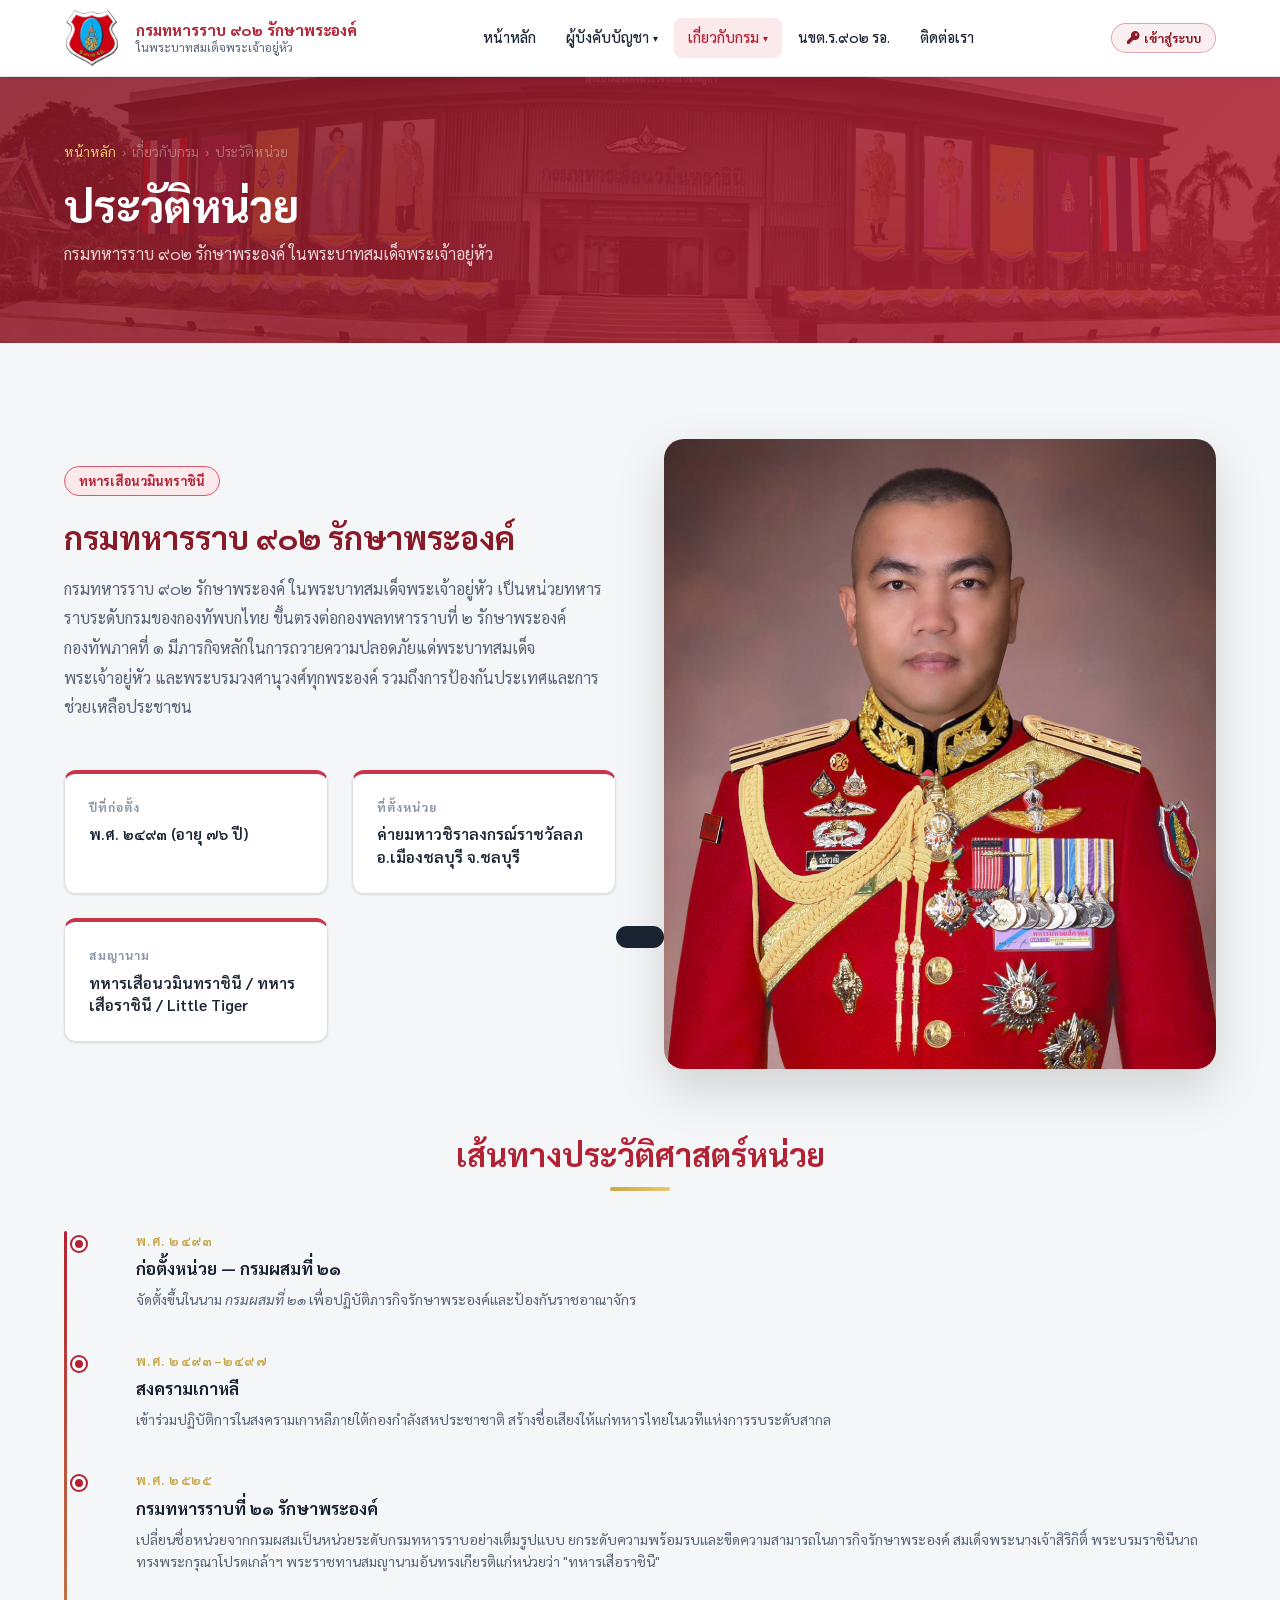
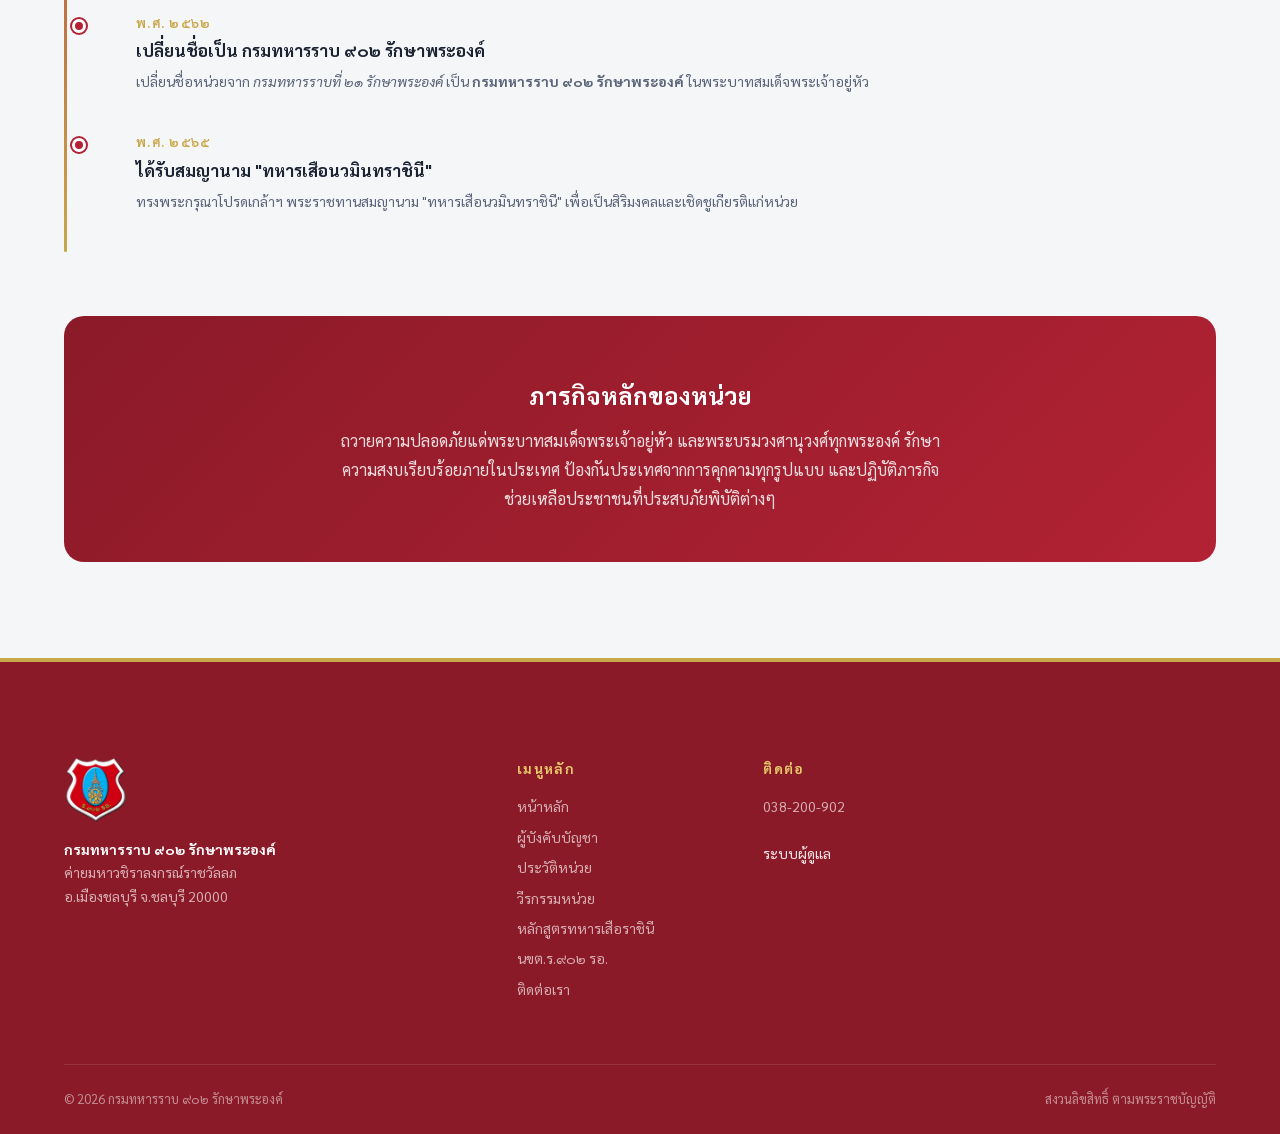
<file: pages/missions.html>
﻿<!DOCTYPE html>
<html lang="th">

<head>
  <meta charset="UTF-8">
  <meta name="viewport" content="width=device-width, initial-scale=1.0">
  <meta name="description"
    content="ประวัติหน่วย กรมทหารราบ ๙๐๒ รักษาพระองค์ — ก่อตั้ง พ.ศ. ๒๔๙๓ ทหารเสือนวมินทราชินี ค่ายมหาวชิราลงกรณ์ราชวัลลภ ชลบุรี">
  <title>ประวัติหน่วย | ร.๙๐๒ รอ.</title>
  <link rel="icon" href="../images/logo 902.png" type="image/jpeg">
  <link rel="stylesheet" href="../css/style.css">
  <style>
    .about-intro {
      display: grid;
      grid-template-columns: 1fr 1fr;
      gap: 3rem;
      align-items: center;
      margin-bottom: 4rem;
    }

    .about-intro img {
      border-radius: var(--radius-xl);
      box-shadow: var(--shadow-xl);
    }

    .info-boxes {
      display: grid;
      grid-template-columns: repeat(auto-fill, minmax(240px, 1fr));
      gap: 1.5rem;
      margin-top: 3rem;
    }

    .info-box {
      background: #fff;
      border-radius: var(--radius-lg);
      padding: 1.5rem;
      border: 1px solid var(--color-border);
      border-top: 4px solid var(--color-green-mid);
      box-shadow: var(--shadow-sm);
    }

    .info-box .info-label {
      font-size: .75rem;
      font-weight: 700;
      text-transform: uppercase;
      letter-spacing: .08em;
      color: var(--color-text-light);
      margin-bottom: .4rem;
    }

    .info-box .info-value {
      font-size: .95rem;
      font-weight: 600;
      color: var(--color-text);
      line-height: 1.5;
    }

    @media (max-width: 768px) {
      .about-intro {
        grid-template-columns: 1fr;
      }
    }
  </style>
  <link rel="stylesheet" href="https://cdnjs.cloudflare.com/ajax/libs/font-awesome/6.5.1/css/all.min.css">
</head>

<body>

  <nav class="navbar">
    <div class="container">
      <div class="navbar-inner">
        <a href="../index.html" class="navbar-brand">
          <img src="../images/logo 902.png" alt="ตราหน่วย ร.๙๐๒ รอ.">
          <div class="brand-text">
            <div class="unit-name">กรมทหารราบ ๙๐๒ รักษาพระองค์</div>
            <div class="unit-sub">ในพระบาทสมเด็จพระเจ้าอยู่หัว</div>
          </div>
        </a>
        <ul class="nav-menu" id="navMenu">
          <li class="nav-item"><a href="../index.html" class="nav-link">หน้าหลัก</a></li>
          <li class="nav-item">
            <a href="commanders.html" class="nav-link">ผู้บังคับบัญชา <span class="chevron">▾</span></a>
            <div class="dropdown">
              <a href="commanders-history.html" class="dropdown-item"><span class="dd-icon"></span>ทำเนียบอดีตผู้บังคับการ</a>
              <a href="commanders.html" class="dropdown-item"><span class="dd-icon"></span>ผู้บังคับบัญชาปัจจุบัน</a>
            </div>
          </li>
          <li class="nav-item">
            <a href="about.html" class="nav-link active">เกี่ยวกับกรม <span class="chevron">▾</span></a>
            <div class="dropdown">
              <a href="about.html" class="dropdown-item"><span class="dd-icon"></span>ประวัติหน่วย</a>
              <a href="heroic-deeds.html" class="dropdown-item"><span class="dd-icon"></span>วีรกรรมหน่วย</a>

              <a href="queens-tiger.html" class="dropdown-item"><span class="dd-icon"></span>หลักสูตรทหารเสือราชินี</a>
            </div>
          </li>
          <li class="nav-item"><a href="nkt.html" class="nav-link">นขต.ร.๙๐๒ รอ.</a></li>
          <li class="nav-item"><a href="contact.html" class="nav-link">ติดต่อเรา</a></li>
        </ul>
        <button class="navbar-toggle" id="navToggle"
          aria-label="เปิดเมนู"><span></span><span></span><span></span></button>
      </div>
    </div>
  </nav>

  <header class="page-header">
    <div class="container">
      <div class="page-header-content">
        <nav class="breadcrumb" aria-label="breadcrumb">
          <a href="../index.html">หน้าหลัก</a><span>›</span>
          <span>เกี่ยวกับกรม</span><span>›</span>
          <span>ประวัติหน่วย</span>
        </nav>
        <h1>ประวัติหน่วย</h1>
        <p style="color:rgba(255,255,255,.8);margin-top:.5rem;">กรมทหารราบ ๙๐๒ รักษาพระองค์ ในพระบาทสมเด็จพระเจ้าอยู่หัว
        </p>
      </div>
    </div>
  </header>

  <section class="section">
    <div class="container">

      <!-- Intro -->
      <div class="about-intro animate-on-scroll">
        <div>
          <div
            style="display:inline-flex;align-items:center;gap:8px;background:var(--color-green-pale);border:1px solid var(--color-green-light);color:var(--color-green);padding:4px 14px;border-radius:999px;font-size:.8rem;font-weight:700;margin-bottom:1.25rem;">
            ทหารเสือนวมินทราชินี</div>
          <h2 style="font-size:2rem;color:var(--color-green-dark);margin-bottom:1rem;">กรมทหารราบ ๙๐๒ รักษาพระองค์</h2>
          <p style="font-size:1rem;line-height:1.85;color:var(--color-text-muted);">
            กรมทหารราบ ๙๐๒ รักษาพระองค์ ในพระบาทสมเด็จพระเจ้าอยู่หัว เป็นหน่วยทหารราบระดับกรมของกองทัพบกไทย
            ขึ้นตรงต่อกองพลทหารราบที่ ๒ รักษาพระองค์ กองทัพภาคที่ ๑
            มีภารกิจหลักในการถวายความปลอดภัยแด่พระบาทสมเด็จพระเจ้าอยู่หัว และพระบรมวงศานุวงศ์ทุกพระองค์
            รวมถึงการป้องกันประเทศและการช่วยเหลือประชาชน
          </p>
          <div class="info-boxes">
            <div class="info-box">
              <div class="info-label"> ปีที่ก่อตั้ง</div>
              <div class="info-value">พ.ศ. ๒๔๙๓ (อายุ <span id="unitAge">๗๖</span> ปี)</div>
            </div>
            <div class="info-box">
              <div class="info-label"> ที่ตั้งหน่วย</div>
              <div class="info-value">ค่ายมหาวชิราลงกรณ์ราชวัลลภ<br>อ.เมืองชลบุรี จ.ชลบุรี</div>
            </div>
            <div class="info-box">
              <div class="info-label"> สมญานาม</div>
              <div class="info-value">ทหารเสือนวมินทราชินี / ทหารเสือราชินี / Little Tiger</div>
            </div>
          </div>
        </div>
        <div>
          <img src="../images/photo_2.jpg" alt="บู้บังคับการกรม" style="width:100%;height:auto;">
        </div>
      </div>

      <!-- Timeline -->
      <div style="margin-top: 4rem;">
        <h2 class="section-title">เส้นทางประวัติศาสตร์หน่วย</h2>
        <div class="timeline animate-on-scroll">

          <div class="timeline-item">
            <div class="timeline-year">พ.ศ. ๒๔๙๓</div>
            <div class="timeline-title">ก่อตั้งหน่วย — กรมผสมที่ ๒๑</div>
            <div class="timeline-desc">จัดตั้งขึ้นในนาม <em>กรมผสมที่ ๒๑</em>
              เพื่อปฏิบัติภารกิจรักษาพระองค์และป้องกันราชอาณาจักร</div>
          </div>

          <div class="timeline-item">
            <div class="timeline-year">พ.ศ. ๒๔๙๓–๒๔๙๗</div>
            <div class="timeline-title">สงครามเกาหลี</div>
            <div class="timeline-desc">เข้าร่วมปฏิบัติการในสงครามเกาหลีภายใต้กองกำลังสหประชาชาติ
              สร้างชื่อเสียงให้แก่ทหารไทยในเวทีแห่งการรบระดับสากล</div>
          </div>

          <div class="timeline-item">
            <div class="timeline-year">พ.ศ. ๒๕๒๕</div>
            <div class="timeline-title">กรมทหารราบที่ ๒๑ รักษาพระองค์</div>
            <div class="timeline-desc">เปลี่ยนชื่อหน่วยจากกรมผสมเป็นหน่วยระดับกรมทหารราบอย่างเต็มรูปแบบ
              ยกระดับความพร้อมรบและขีดความสามารถในภารกิจรักษาพระองค์ สมเด็จพระนางเจ้าสิริกิติ์ พระบรมราชินีนาถ
              ทรงพระกรุณาโปรดเกล้าฯ พระราชทานสมญานามอันทรงเกียรติแก่หน่วยว่า "ทหารเสือราชินี"</div>
          </div>

          <div class="timeline-item">
            <div class="timeline-year">พ.ศ. ๒๕๖๒</div>
            <div class="timeline-title">เปลี่ยนชื่อเป็น กรมทหารราบ ๙๐๒ รักษาพระองค์</div>
            <div class="timeline-desc">เปลี่ยนชื่อหน่วยจาก <em>กรมทหารราบที่ ๒๑ รักษาพระองค์</em> เป็น
              <strong>กรมทหารราบ ๙๐๒ รักษาพระองค์</strong> ในพระบาทสมเด็จพระเจ้าอยู่หัว</div>
          </div>

          <div class="timeline-item">
            <div class="timeline-year">พ.ศ. ๒๕๖๕</div>
            <div class="timeline-title">ได้รับสมญานาม "ทหารเสือนวมินทราชินี"</div>
            <div class="timeline-desc">ทรงพระกรุณาโปรดเกล้าฯ พระราชทานสมญานาม "ทหารเสือนวมินทราชินี"
              เพื่อเป็นสิริมงคลและเชิดชูเกียรติแก่หน่วย</div>
          </div>

        </div>
      </div>

      <!-- Mission -->
      <div
        style="margin-top:4rem;background:linear-gradient(135deg,var(--color-green-dark),var(--color-green));border-radius:var(--radius-xl);padding:3rem;color:#fff;text-align:center;"
        class="animate-on-scroll">
        <div style="font-size:3rem;margin-bottom:1rem;"></div>
        <h3 style="color:#fff;font-size:1.5rem;margin-bottom:1rem;">ภารกิจหลักของหน่วย</h3>
        <p style="color:rgba(255,255,255,.85);max-width:600px;margin:0 auto;line-height:1.8;" class="mission-p">
          ถวายความปลอดภัยแด่พระบาทสมเด็จพระเจ้าอยู่หัว และพระบรมวงศานุวงศ์ทุกพระองค์
          รักษาความสงบเรียบร้อยภายในประเทศ ป้องกันประเทศจากการคุกคามทุกรูปแบบ
          และปฏิบัติภารกิจช่วยเหลือประชาชนที่ประสบภัยพิบัติต่างๆ
        </p>
      </div>

    </div>
  </section>

  <footer class="footer">
    <div class="container">
      <div class="footer-grid">
        <div class="footer-brand">
          <img src="../images/logo 902.png" alt="ตราหน่วย">
          <p><strong style="color:#fff;">กรมทหารราบ ๙๐๒
              รักษาพระองค์</strong><br>ค่ายมหาวชิราลงกรณ์ราชวัลลภ<br>อ.เมืองชลบุรี จ.ชลบุรี 20000</p>
        </div>
        <div><div class="footer-heading">เมนูหลัก</div><div class="footer-links"><a href="../index.html">หน้าหลัก</a><a href="commanders.html">ผู้บังคับบัญชา</a><a href="about.html">ประวัติหน่วย</a><a href="heroic-deeds.html">วีรกรรมหน่วย</a><a href="queens-tiger.html">หลักสูตรทหารเสือราชินี</a><a href="nkt.html">นขต.ร.๙๐๒ รอ.</a><a href="contact.html">ติดต่อเรา</a></div></div>
        <div>
          <div class="footer-heading">ติดต่อ</div>
          <div class="footer-links">
            <a href="tel:038200902"> 038-200-902</a>
            <a href="../admin/index.html" style="color:var(--color-red-pale);margin-top:1rem;display:inline-block;">
              ระบบผู้ดูแล</a>
          </div>
        </div>
      </div>
      <div class="footer-bottom">
        <span>© 2026 กรมทหารราบ ๙๐๒ รักษาพระองค์</span>
        <span>สงวนลิขสิทธิ์ ตามพระราชบัญญัติ</span>
      </div>
    </div>
  </footer>
  <script src="../js/main.js"></script>
  <!-- Admin System -->
  <script>
    window.FIREBASE_CONFIG = {
      apiKey: "AIzaSyAgyNRJoA0zOu4cwOEmlt5p4FXdi0_fOPQ",
      authDomain: "r902-website.firebaseapp.com",
      projectId: "r902-website",
      storageBucket: "r902-website.firebasestorage.app",
      messagingSenderId: "759289155849",
      appId: "1:759289155849:web:ffbadffc85e4633e5103d8"
    };
  </script>
  <script src="../js/admin.js"></script>
</body>

</html>
</file>
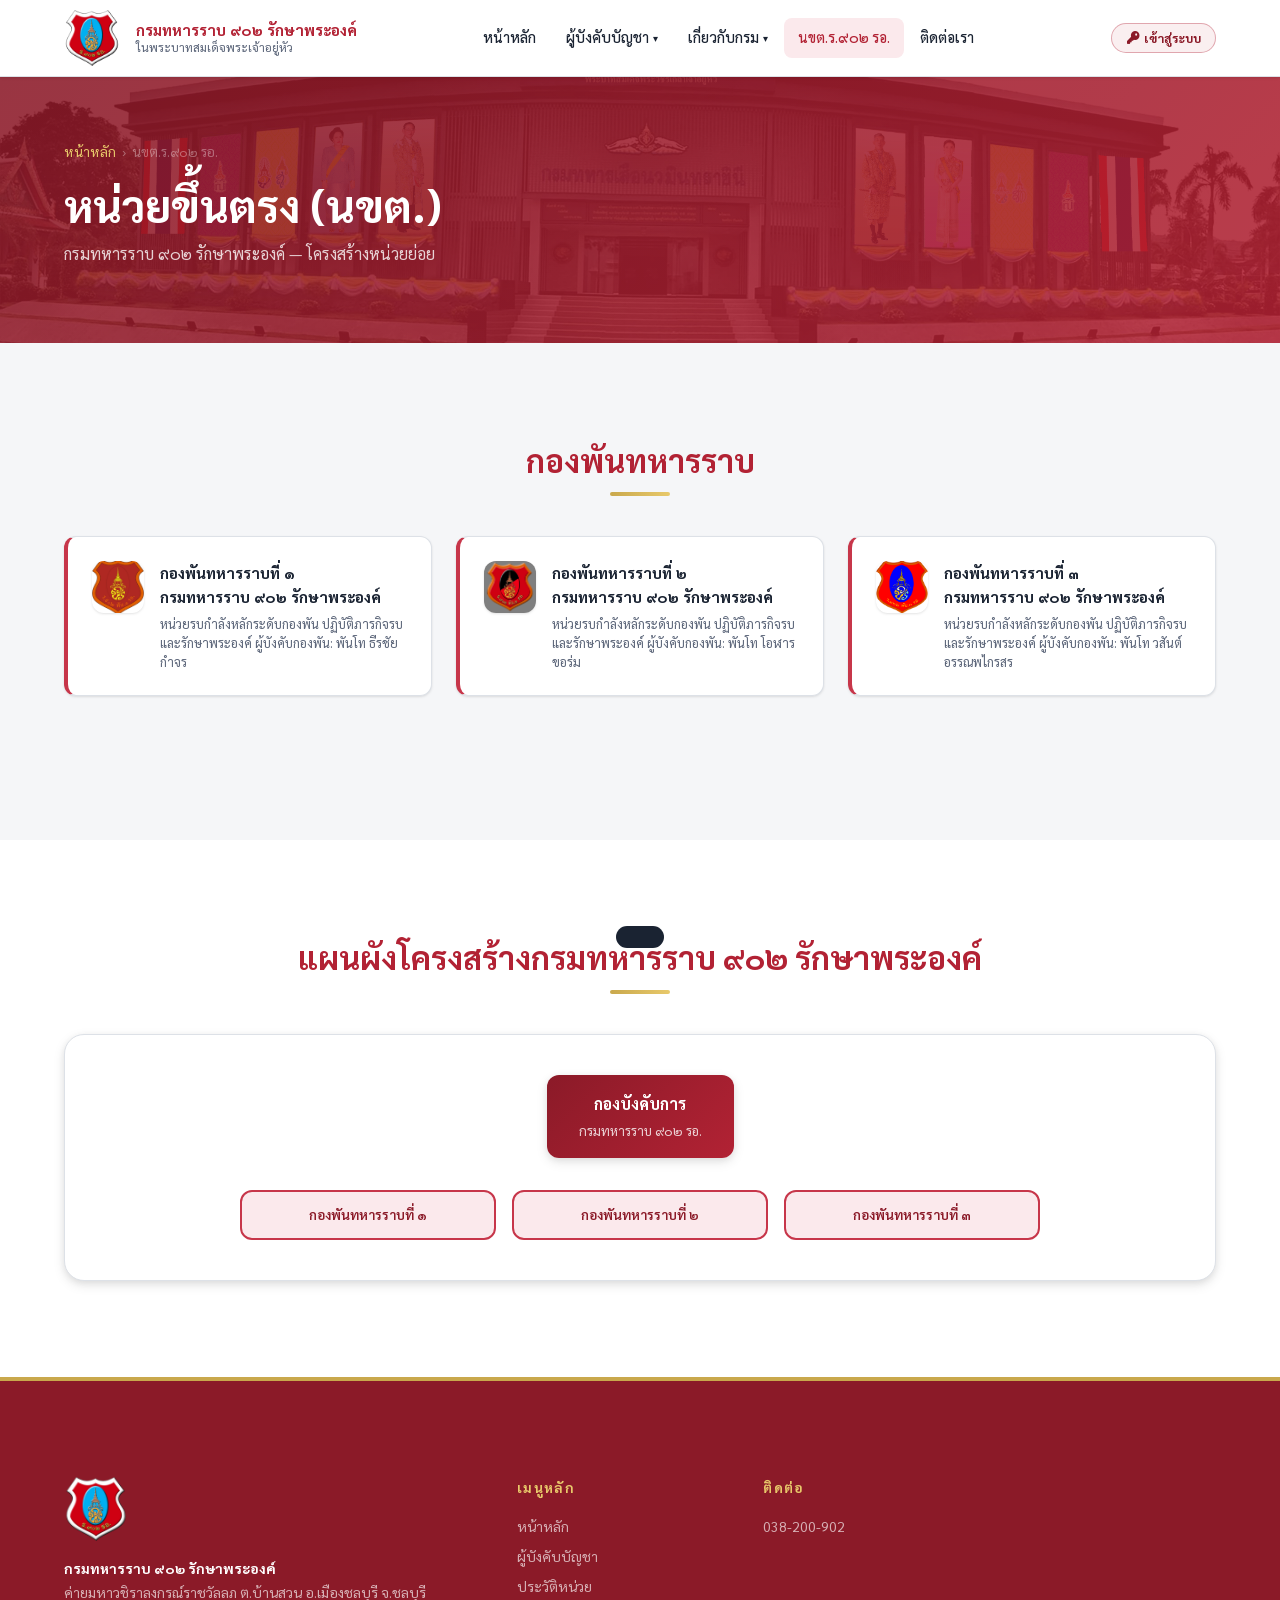
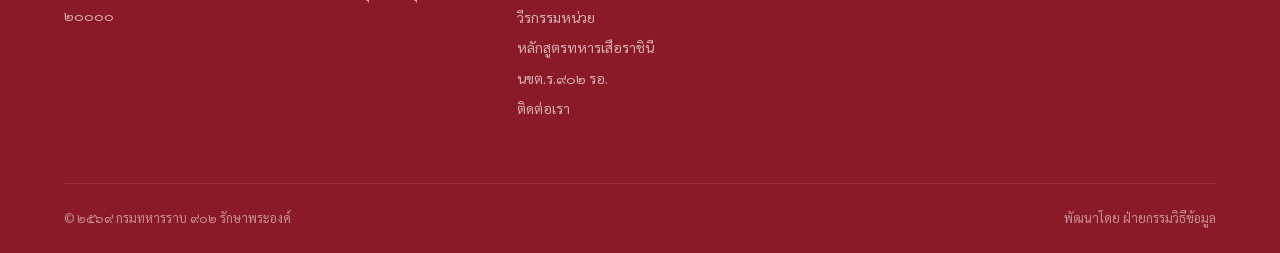
<file: pages/nkt.html>
﻿<!DOCTYPE html>
<html lang="th">
<head>
  <meta charset="UTF-8">
  <meta name="viewport" content="width=device-width, initial-scale=1.0">
  <meta name="description" content="หน่วยขึ้นตรง นขต.ร.๙๐๒ รอ. — กองพันทหารราบที่ 1-3, กองควบคุมคุณวุฒิ, กองแผนและโครงการ, กองเทคโนโลยีสารสนเทศ และอื่น ๆ">
  <title>นขต.ร.๙๐๒ รอ. | กรมทหารราบ ๙๐๒ รักษาพระองค์</title>
  <link rel="icon" href="../images/logo 902.png" type="image/jpeg">
  <link rel="stylesheet" href="../css/style.css">
  <link rel="stylesheet" href="https://cdnjs.cloudflare.com/ajax/libs/font-awesome/6.5.1/css/all.min.css">
</head>
<body>

  <nav class="navbar">
    <div class="container">
      <div class="navbar-inner">
        <a href="../index.html" class="navbar-brand">
          <img src="../images/logo 902.png" alt="ตราหน่วย">
          <div class="brand-text">
            <div class="unit-name">กรมทหารราบ ๙๐๒ รักษาพระองค์</div>
            <div class="unit-sub">ในพระบาทสมเด็จพระเจ้าอยู่หัว</div>
          </div>
        </a>
        <ul class="nav-menu" id="navMenu">
          <li class="nav-item"><a href="../index.html" class="nav-link">หน้าหลัก</a></li>
          <li class="nav-item">
            <a href="commanders.html" class="nav-link">ผู้บังคับบัญชา <span class="chevron">▾</span></a>
            <div class="dropdown">
              <a href="commanders-history.html" class="dropdown-item"><span class="dd-icon"></span>ทำเนียบอดีตผู้บังคับการ</a>
              <a href="commanders.html" class="dropdown-item"><span class="dd-icon"></span>ผู้บังคับบัญชาปัจจุบัน</a>
            </div>
          </li>
          <li class="nav-item">
            <a href="about.html" class="nav-link">เกี่ยวกับกรม <span class="chevron">▾</span></a>
            <div class="dropdown">
              <a href="about.html" class="dropdown-item"><span class="dd-icon"></span>ประวัติหน่วย</a>
              <a href="heroic-deeds.html" class="dropdown-item"><span class="dd-icon"></span>วีรกรรมหน่วย</a>

              <a href="queens-tiger.html" class="dropdown-item"><span class="dd-icon"></span>หลักสูตรทหารเสือราชินี</a>
            </div>
          </li>
          <li class="nav-item"><a href="nkt.html" class="nav-link active">นขต.ร.๙๐๒ รอ.</a></li>
          <li class="nav-item"><a href="contact.html" class="nav-link">ติดต่อเรา</a></li>
        </ul>
        <button class="navbar-toggle" id="navToggle" aria-label="เปิดเมนู"><span></span><span></span><span></span></button>
      </div>
    </div>
  </nav>

  <header class="page-header">
    <div class="container">
      <div class="page-header-content">
        <nav class="breadcrumb" aria-label="breadcrumb">
          <a href="../index.html">หน้าหลัก</a><span>›</span><span>นขต.ร.๙๐๒ รอ.</span>
        </nav>
        <h1>หน่วยขึ้นตรง (นขต.)</h1>
        <p style="color:rgba(255,255,255,.8);margin-top:.5rem;">กรมทหารราบ ๙๐๒ รักษาพระองค์ — โครงสร้างหน่วยย่อย</p>
      </div>
    </div>
  </header>

  <section class="section">
    <div class="container">

      <h2 class="section-title">กองพันทหารราบ</h2>
      <div class="nkt-grid" style="margin-bottom:3rem;">

        <div class="nkt-card animate-on-scroll">
          <img src="../images/พัน 1.png" alt="โลโก้ พัน 1" style="width:52px;height:52px;object-fit:cover;border-radius:var(--radius-lg);flex-shrink:0;box-shadow:var(--shadow-sm);">
          <div class="nkt-card-content">
            <div class="nkt-title">กองพันทหารราบที่ ๑<br>กรมทหารราบ ๙๐๒ รักษาพระองค์</div>
            <div class="nkt-desc">หน่วยรบกำลังหลักระดับกองพัน ปฏิบัติภารกิจรบและรักษาพระองค์ ผู้บังคับกองพัน: พันโท ธีรชัย กำจร</div>
          </div>
        </div>

        <div class="nkt-card animate-on-scroll">
          <img src="../images/พัน 2.png" alt="โลโก้ พัน 1" style="width:52px;height:52px;object-fit:cover;border-radius:var(--radius-lg);flex-shrink:0;box-shadow:var(--shadow-sm);">
          <div class="nkt-card-content">
            <div class="nkt-title">กองพันทหารราบที่ ๒<br>กรมทหารราบ ๙๐๒ รักษาพระองค์</div>
            <div class="nkt-desc">หน่วยรบกำลังหลักระดับกองพัน ปฏิบัติภารกิจรบและรักษาพระองค์ ผู้บังคับกองพัน: พันโท โอฬาร ขอร่ม</div>
          </div>
        </div>

        <div class="nkt-card animate-on-scroll">
          <img src="../images/พัน 3.png" alt="โลโก้ พัน 1" style="width:52px;height:52px;object-fit:cover;border-radius:var(--radius-lg);flex-shrink:0;box-shadow:var(--shadow-sm);">
          <div class="nkt-card-content">
            <div class="nkt-title">กองพันทหารราบที่ ๓<br>กรมทหารราบ ๙๐๒ รักษาพระองค์</div>
            <div class="nkt-desc">หน่วยรบกำลังหลักระดับกองพัน ปฏิบัติภารกิจรบและรักษาพระองค์ ผู้บังคับกองพัน: พันโท วสันต์ อรรณพไกรสร</div>
          </div>
        </div>

      </div>
    </div>
  </section>

  <!-- Org Chart Preview -->
  <section class="section section-alt">
    <div class="container">
      <h2 class="section-title">แผนผังโครงสร้างกรมทหารราบ ๙๐๒ รักษาพระองค์</h2>
      <div style="background:#fff;border-radius:var(--radius-xl);border:1px solid var(--color-border);box-shadow:var(--shadow-md);padding:2.5rem;text-align:center;" class="animate-on-scroll">

        <!-- Top Box -->
        <div style="display:inline-block;background:linear-gradient(135deg,var(--color-green-dark),var(--color-green));color:#fff;padding:1rem 2rem;border-radius:var(--radius-lg);font-weight:700;margin-bottom:2rem;box-shadow:var(--shadow-md);">
          กองบังคับการ<br><small style="font-weight:400;opacity:.8;">กรมทหารราบ ๙๐๒ รอ.</small>
        </div>

        <div style="display:grid;grid-template-columns:repeat(3,1fr);gap:1rem;max-width:800px;margin:0 auto;">
          <div style="background:var(--color-green-pale);border:2px solid var(--color-green-mid);border-radius:var(--radius-lg);padding:.75rem;font-size:.85rem;font-weight:600;color:var(--color-green-dark);">กองพันทหารราบที่ ๑</div>
          <div style="background:var(--color-green-pale);border:2px solid var(--color-green-mid);border-radius:var(--radius-lg);padding:.75rem;font-size:.85rem;font-weight:600;color:var(--color-green-dark);">กองพันทหารราบที่ ๒</div>
          <div style="background:var(--color-green-pale);border:2px solid var(--color-green-mid);border-radius:var(--radius-lg);padding:.75rem;font-size:.85rem;font-weight:600;color:var(--color-green-dark);">กองพันทหารราบที่ ๓</div>
        </div>
      </div>
    </div>
  </section>

  <footer class="footer">
    <div class="container">
      <div class="footer-grid">
        <div class="footer-brand">
          <img src="../images/logo 902.png" alt="ตราหน่วย">
          <p><strong style="color:#fff;">กรมทหารราบ ๙๐๒ รักษาพระองค์</strong><br>ค่ายมหาวชิราลงกรณ์ราชวัลลภ ต.บ้านสวน อ.เมืองชลบุรี จ.ชลบุรี ๒๐๐๐๐</p>
        </div>
        <div><div class="footer-heading">เมนูหลัก</div><div class="footer-links"><a href="../index.html">หน้าหลัก</a><a href="commanders.html">ผู้บังคับบัญชา</a><a href="about.html">ประวัติหน่วย</a><a href="heroic-deeds.html">วีรกรรมหน่วย</a><a href="queens-tiger.html">หลักสูตรทหารเสือราชินี</a><a href="nkt.html">นขต.ร.๙๐๒ รอ.</a><a href="contact.html">ติดต่อเรา</a></div></div>

        <div><div class="footer-heading">ติดต่อ</div><div class="footer-links"><a href="tel:038200902"> 038-200-902</a></div></div>
      </div>
      <div class="footer-bottom">
        <span>© ๒๕๖๙ กรมทหารราบ ๙๐๒ รักษาพระองค์</span>
        <span>พัฒนาโดย ฝ่ายกรรมวิธีข้อมูล</span>
      </div>
    </div>
  </footer>
  <script src="../js/main.js"></script>
  <script>
    window.FIREBASE_CONFIG = {
      apiKey: "AIzaSyAgyNRJoA0zOu4cwOEmlt5p4FXdi0_fOPQ",
      authDomain: "r902-website.firebaseapp.com",
      projectId: "r902-website",
      storageBucket: "r902-website.firebasestorage.app",
      messagingSenderId: "759289155849",
      appId: "1:759289155849:web:ffbadffc85e4633e5103d8"
    };
  </script>
  <script src="../js/admin.js"></script>
</body>
</html>
</file>
<file: css/style.css>
/* ============================================================
   กรมทหารราบ ๙๐๒ รักษาพระองค์ — Design System
   ============================================================ */

@import url('https://fonts.googleapis.com/css2?family=Sarabun:wght@300;400;500;600;700;800&family=Inter:wght@300;400;500;600;700&display=swap');

/* ── CSS Variables ────────────────────────────────────────── */
:root {
  /* Primary Colors — ตามโลโก้ ร.๙๐๒ รอ. (แดง/ฟ้า/ทอง) */
  --color-red:          #B22234;
  --color-red-dark:     #8B1A28;
  --color-red-mid:      #C7364A;
  --color-red-light:    #E05568;
  --color-red-pale:     #FBE9EC;

  --color-blue:         #1A7DC4;
  --color-blue-dark:    #135F96;
  --color-blue-light:   #4AA3E0;
  --color-blue-pale:    #E3F2FD;

  /* Keep green aliases mapped to red for backward compat */
  --color-green-dark:   #8B1A28;
  --color-green:        #B22234;
  --color-green-mid:    #C7364A;
  --color-green-light:  #E05568;
  --color-green-pale:   #FBE9EC;

  /* Accent / Royal Gold */
  --color-gold:         #C9A84C;
  --color-gold-light:   #E8C96B;
  --color-gold-dark:    #9E7B2A;

  /* Neutrals */
  --color-bg:           #F5F6F8;
  --color-bg-alt:       #ECEEF2;
  --color-surface:      #FFFFFF;
  --color-border:       #DDE1E7;
  --color-text:         #1A2332;
  --color-text-muted:   #5A6478;
  --color-text-light:   #8A95A5;

  /* Status */
  --color-success:      #28A745;
  --color-warning:      #FFC107;
  --color-danger:       #DC3545;
  --color-info:         #17A2B8;

  /* Shadows */
  --shadow-sm:  0 1px 3px rgba(0,0,0,.08), 0 1px 2px rgba(0,0,0,.04);
  --shadow-md:  0 4px 12px rgba(0,0,0,.10), 0 2px 6px rgba(0,0,0,.06);
  --shadow-lg:  0 10px 30px rgba(0,0,0,.12), 0 4px 12px rgba(0,0,0,.08);
  --shadow-xl:  0 20px 50px rgba(0,0,0,.15);

  /* Typography */
  --font-thai:  'Sarabun', sans-serif;
  --font-en:    'Inter', sans-serif;

  /* Spacing Scale */
  --space-xs:   4px;
  --space-sm:   8px;
  --space-md:   16px;
  --space-lg:   24px;
  --space-xl:   40px;
  --space-2xl:  64px;
  --space-3xl:  96px;

  /* Border Radius */
  --radius-sm:  4px;
  --radius-md:  8px;
  --radius-lg:  12px;
  --radius-xl:  20px;
  --radius-full: 9999px;

  /* Transitions */
  --transition: all .25s cubic-bezier(.4,0,.2,1);
  --transition-slow: all .45s cubic-bezier(.4,0,.2,1);
}

/* ── Reset & Base ──────────────────────────────────────────── */
*, *::before, *::after { box-sizing: border-box; margin: 0; padding: 0; }

html { scroll-behavior: smooth; font-size: 16px; }

body {
  font-family: var(--font-thai);
  font-size: 1rem;
  line-height: 1.6;
  color: var(--color-text);
  background: var(--color-bg);
  -webkit-font-smoothing: antialiased;
}

img { max-width: 100%; display: block; }
a { text-decoration: none; color: inherit; }
ul { list-style: none; }

/* ── Typography ────────────────────────────────────────────── */
h1, h2, h3, h4, h5, h6 {
  font-weight: 700;
  line-height: 1.3;
  color: var(--color-text);
}
h1 { font-size: clamp(1.8rem, 4vw, 2.8rem); }
h2 { font-size: clamp(1.5rem, 3vw, 2.2rem); }
h3 { font-size: clamp(1.2rem, 2.5vw, 1.6rem); }
h4 { font-size: 1.1rem; }
p  { margin-bottom: .75rem; }

.section-title {
  font-size: clamp(1.4rem, 3vw, 2rem);
  font-weight: 700;
  color: var(--color-green);
  position: relative;
  padding-bottom: var(--space-md);
  margin-bottom: var(--space-xl);
  text-align: center;
}
.section-title::after {
  content: '';
  position: absolute;
  bottom: 0;
  left: 50%;
  transform: translateX(-50%);
  width: 60px;
  height: 4px;
  background: linear-gradient(90deg, var(--color-gold), var(--color-gold-light));
  border-radius: var(--radius-full);
}

/* ── Topbar / Announcement Bar ─────────────────────────────── */
.topbar {
  background: var(--color-red-dark);
  color: rgba(255,255,255,.85);
  font-size: .8rem;
  padding: 6px 0;
  border-bottom: 2px solid var(--color-gold);
}
.topbar .container { display: flex; justify-content: space-between; align-items: center; gap: 1rem; }
.topbar-ticker { flex: 1; overflow: hidden; }
.topbar-marquee { display: flex; gap: 2rem; white-space: nowrap; animation: marquee 30s linear infinite; }
.topbar-marquee span { color: var(--color-gold-light); font-weight: 500; }
@keyframes marquee { from { transform: translateX(0); } to { transform: translateX(-50%); } }
.topbar-right { display: flex; align-items: center; gap: 1rem; flex-shrink: 0; }
.topbar-right a { color: rgba(255,255,255,.8); transition: var(--transition); }
.topbar-right a:hover { color: var(--color-gold); }

/* ── Navbar ─────────────────────────────────────────────────── */
.navbar {
  position: sticky;
  top: 0;
  z-index: 1000;
  background: var(--color-surface);
  border-bottom: 1px solid var(--color-border);
  box-shadow: var(--shadow-sm);
  transition: var(--transition);
}
.navbar.scrolled {
  box-shadow: var(--shadow-md);
}
.navbar-inner {
  display: flex;
  align-items: center;
  justify-content: space-between;
  padding: 10px 0;
  gap: var(--space-lg);
}
.navbar-brand {
  display: flex;
  align-items: center;
  gap: var(--space-md);
  flex-shrink: 0;
}
.navbar-brand img { width: 56px; height: 56px; object-fit: contain; }
.brand-text { line-height: 1.25; }
.brand-text .unit-name { font-size: .95rem; font-weight: 700; color: var(--color-red); }
.brand-text .unit-sub  { font-size: .75rem; color: var(--color-text-muted); }

.nav-menu {
  display: flex;
  align-items: center;
  gap: 2px;
}
.nav-item { position: relative; }
.nav-link {
  display: flex;
  align-items: center;
  gap: 4px;
  padding: 8px 14px;
  font-size: .9rem;
  font-weight: 500;
  color: var(--color-text);
  border-radius: var(--radius-md);
  transition: var(--transition);
  white-space: nowrap;
}
.nav-link:hover, .nav-link.active {
  background: var(--color-green-pale);
  color: var(--color-green);
}
.nav-link .chevron { font-size: .65rem; transition: var(--transition); }
.nav-item:hover .chevron { transform: rotate(180deg); }

/* Dropdown */
.dropdown {
  position: absolute;
  top: calc(100% + 4px);
  left: 0;
  min-width: 260px;
  background: var(--color-surface);
  border: 1px solid var(--color-border);
  border-radius: var(--radius-lg);
  box-shadow: var(--shadow-lg);
  padding: 8px;
  opacity: 0;
  visibility: hidden;
  transform: translateY(-8px);
  transition: var(--transition);
  z-index: 999;
}
.nav-item:hover .dropdown {
  opacity: 1;
  visibility: visible;
  transform: translateY(0);
}
.dropdown-item {
  display: flex;
  align-items: center;
  gap: 10px;
  padding: 10px 12px;
  border-radius: var(--radius-md);
  font-size: .875rem;
  color: var(--color-text);
  transition: var(--transition);
}
.dropdown-item:hover {
  background: var(--color-green-pale);
  color: var(--color-green);
}
.dropdown-item .dd-icon { font-size: 1rem; width: 20px; text-align: center; color: var(--color-green-mid); }

/* Login Button */
.btn-login {
  display: inline-flex;
  align-items: center;
  gap: 6px;
  padding: 8px 20px;
  background: linear-gradient(135deg, var(--color-red-dark), var(--color-red));
  color: #fff !important;
  border-radius: var(--radius-full);
  font-size: .875rem;
  font-weight: 600;
  border: none;
  cursor: pointer;
  transition: var(--transition);
  box-shadow: 0 2px 8px rgba(178,34,52,.35);
}
.btn-login:hover {
  transform: translateY(-1px);
  box-shadow: 0 4px 16px rgba(178,34,52,.5);
}
.navbar-toggle { display: none; background: none; border: none; cursor: pointer; padding: 6px; }

/* ── Hero Section ──────────────────────────────────────────── */
.hero {
  position: relative;
  height: clamp(420px, 60vh, 680px);
  overflow: hidden;
  display: flex;
  align-items: center;
}
.hero-bg {
  position: absolute;
  inset: 0;
  background-image: url('../images/headquarter.jpg');
  background-size: cover;
  background-position: center;
  transform: scale(1.05);
  transition: transform 8s ease-out;
}
.hero-bg.animated { transform: scale(1); }
.hero-overlay {
  position: absolute;
  inset: 0;
  background: linear-gradient(90deg,
    rgba(15, 20, 25, 0.92) 0%,
    rgba(90, 15, 25, 0.85) 45%,
    rgba(139, 26, 40, 0.25) 100%);
}
.hero-content {
  position: relative;
  z-index: 1;
  color: #fff;
  max-width: 680px;
  padding: var(--space-2xl) 0;
}
.hero-badge {
  display: inline-flex;
  align-items: center;
  gap: 6px;
  background: rgba(201,168,76,.2);
  border: 1px solid rgba(201,168,76,.5);
  color: var(--color-gold-light);
  padding: 4px 14px;
  border-radius: var(--radius-full);
  font-size: .8rem;
  font-weight: 600;
  letter-spacing: .05em;
  text-transform: uppercase;
  margin-bottom: var(--space-md);
  animation: fadeInUp .6s ease both;
}
.hero-title {
  font-size: clamp(1.8rem, 4.5vw, 3rem);
  font-weight: 800;
  line-height: 1.2;
  color: #fff;
  margin-bottom: var(--space-md);
  animation: fadeInUp .6s .15s ease both;
}
.hero-title .highlight { color: var(--color-gold-light); }
.hero-subtitle {
  font-size: clamp(1rem, 2vw, 1.2rem);
  color: rgba(255,255,255,.85);
  margin-bottom: var(--space-xl);
  animation: fadeInUp .6s .3s ease both;
}
.hero-actions {
  display: flex;
  gap: var(--space-md);
  flex-wrap: wrap;
  animation: fadeInUp .6s .45s ease both;
}
.hero-emblem {
  position: absolute;
  right: 8%;
  top: 50%;
  transform: translateY(-50%);
  width: clamp(180px, 22vw, 280px);
  height: clamp(180px, 22vw, 280px);
  object-fit: contain;
  filter: drop-shadow(0 8px 32px rgba(0,0,0,.4));
  animation: floatEmblem 4s ease-in-out infinite;
  z-index: 1;
  opacity: .92;
}
@keyframes floatEmblem {
  0%,100% { transform: translateY(-50%) translateY(0); }
  50%      { transform: translateY(-50%) translateY(-10px); }
}

/* ── Buttons ───────────────────────────────────────────────── */
.btn {
  display: inline-flex;
  align-items: center;
  gap: 6px;
  padding: 12px 28px;
  border-radius: var(--radius-full);
  font-family: var(--font-thai);
  font-size: .95rem;
  font-weight: 600;
  cursor: pointer;
  border: none;
  transition: var(--transition);
  text-decoration: none;
}
.btn-primary {
  background: linear-gradient(135deg, var(--color-gold), var(--color-gold-dark));
  color: var(--color-green-dark);
  box-shadow: 0 4px 14px rgba(201,168,76,.4);
}
.btn-primary:hover {
  transform: translateY(-2px);
  box-shadow: 0 8px 24px rgba(201,168,76,.5);
}
.btn-outline {
  background: transparent;
  border: 2px solid rgba(255,255,255,.7);
  color: #fff;
}
.btn-outline:hover {
  background: rgba(255,255,255,.15);
  border-color: #fff;
}
.btn-green {
  background: linear-gradient(135deg, var(--color-green), var(--color-green-mid));
  color: #fff;
  box-shadow: 0 4px 14px rgba(30,77,53,.3);
}
.btn-green:hover {
  transform: translateY(-2px);
  box-shadow: 0 8px 24px rgba(30,77,53,.4);
}
.btn-sm { padding: 8px 18px; font-size: .85rem; }

/* ── Container ────────────────────────────────────────────── */
.container {
  width: 100%;
  max-width: 1200px;
  margin: 0 auto;
  padding: 0 var(--space-lg);
}
.section { padding: var(--space-3xl) 0; }
.section-alt { background: var(--color-surface); }

/* ── Stats Bar ─────────────────────────────────────────────── */
.stats-bar {
  background: linear-gradient(135deg, var(--color-green-dark), var(--color-green));
  color: #fff;
  padding: var(--space-xl) 0;
}
.stats-grid {
  display: grid;
  grid-template-columns: repeat(auto-fit, minmax(180px, 1fr));
  gap: var(--space-xl);
  text-align: center;
}
.stat-item .stat-number {
  font-size: 2.2rem;
  font-weight: 800;
  color: var(--color-gold-light);
  line-height: 1;
  margin-bottom: 4px;
}
.stat-item .stat-label {
  font-size: .875rem;
  color: rgba(255,255,255,.75);
}

/* ── News Cards ────────────────────────────────────────────── */
.news-grid {
  display: grid;
  grid-template-columns: repeat(auto-fill, minmax(300px, 1fr));
  gap: var(--space-lg);
}
.news-card {
  background: var(--color-surface);
  border-radius: var(--radius-lg);
  overflow: hidden;
  border: 1px solid var(--color-border);
  box-shadow: var(--shadow-sm);
  transition: var(--transition);
  display: flex;
  flex-direction: column;
}
.news-card:hover {
  transform: translateY(-4px);
  box-shadow: var(--shadow-lg);
  border-color: var(--color-green-pale);
}
.news-card-img {
  position: relative;
  height: 200px;
  overflow: hidden;
  background: var(--color-bg-alt);
}
.news-card-img img {
  width: 100%; height: 100%; object-fit: cover;
  transition: var(--transition-slow);
}
.news-card:hover .news-card-img img { transform: scale(1.06); }
.news-badge {
  position: absolute;
  top: 12px; left: 12px;
  background: var(--color-green);
  color: #fff;
  font-size: .7rem;
  font-weight: 700;
  padding: 3px 10px;
  border-radius: var(--radius-full);
  text-transform: uppercase;
  letter-spacing: .05em;
}
.news-card-body { padding: var(--space-lg); flex: 1; display: flex; flex-direction: column; }
.news-date { font-size: .78rem; color: var(--color-text-light); margin-bottom: 8px; }
.news-title {
  font-size: 1rem;
  font-weight: 600;
  color: var(--color-text);
  line-height: 1.45;
  flex: 1;
  margin-bottom: var(--space-md);
}
.news-read-more {
  display: inline-flex;
  align-items: center;
  gap: 4px;
  font-size: .85rem;
  font-weight: 600;
  color: var(--color-green);
  transition: var(--transition);
}
.news-read-more:hover { gap: 8px; color: var(--color-green-mid); }

/* ── Quick Links ──────────────────────────────────────────── */
.quick-links { display: grid; grid-template-columns: repeat(auto-fill, minmax(200px, 1fr)); gap: var(--space-md); }
.quick-link-item {
  display: flex;
  flex-direction: column;
  align-items: center;
  gap: var(--space-sm);
  padding: var(--space-lg);
  background: var(--color-surface);
  border: 1px solid var(--color-border);
  border-radius: var(--radius-lg);
  text-align: center;
  transition: var(--transition);
  cursor: pointer;
}
.quick-link-item:hover {
  background: var(--color-green-pale);
  border-color: var(--color-green-light);
  transform: translateY(-3px);
  box-shadow: var(--shadow-md);
}
.quick-link-icon {
  width: 56px; height: 56px;
  background: linear-gradient(135deg, var(--color-green-pale), #fff);
  border-radius: var(--radius-lg);
  display: flex;
  align-items: center;
  justify-content: center;
  font-size: 1.5rem;
  border: 1px solid var(--color-green-pale);
  transition: var(--transition);
}
.quick-link-item:hover .quick-link-icon {
  background: var(--color-green);
  color: #fff;
}
.quick-link-label { font-size: .85rem; font-weight: 600; color: var(--color-text); }

/* ── Commander Cards ───────────────────────────────────────── */
.commanders-grid {
  display: grid;
  grid-template-columns: repeat(auto-fill, minmax(240px, 1fr));
  gap: var(--space-lg);
}
.commander-card {
  background: var(--color-surface);
  border-radius: var(--radius-xl);
  overflow: hidden;
  border: 1px solid var(--color-border);
  box-shadow: var(--shadow-sm);
  transition: var(--transition);
  text-align: center;
  position: relative;
}
.commander-card:hover { transform: translateY(-6px); box-shadow: var(--shadow-xl); }
.commander-card.featured { border-color: var(--color-gold); box-shadow: 0 4px 20px rgba(201,168,76,.2); }
.commander-img-wrap {
  position: relative;
  height: 260px;
  overflow: hidden;
  background: linear-gradient(180deg, var(--color-green-pale) 0%, var(--color-bg-alt) 100%);
}
.commander-img-wrap img { width: 100%; height: 100%; object-fit: cover; object-position: top; }
.commander-order {
  position: absolute;
  top: 12px; right: 12px;
  width: 36px; height: 36px;
  background: var(--color-green);
  color: #fff;
  border-radius: 50%;
  display: flex;
  align-items: center;
  justify-content: center;
  font-size: .8rem;
  font-weight: 700;
}
.featured .commander-order { background: var(--color-gold); color: var(--color-green-dark); }
.commander-body { padding: var(--space-lg) var(--space-md); }
.commander-rank { font-size: .8rem; color: var(--color-gold); font-weight: 700; text-transform: uppercase; letter-spacing: .05em; margin-bottom: 4px; }
.commander-name { font-size: 1rem; font-weight: 700; color: var(--color-text); margin-bottom: 6px; }
.commander-position { font-size: .8rem; color: var(--color-text-muted); line-height: 1.4; }

/* ── NKT Cards ─────────────────────────────────────────────── */
.nkt-grid { display: grid; grid-template-columns: repeat(auto-fill, minmax(280px, 1fr)); gap: var(--space-lg); }
.nkt-card {
  background: var(--color-surface);
  border-radius: var(--radius-lg);
  padding: var(--space-lg);
  border: 1px solid var(--color-border);
  border-left: 4px solid var(--color-green-mid);
  box-shadow: var(--shadow-sm);
  transition: var(--transition);
  display: flex;
  gap: var(--space-md);
  align-items: flex-start;
}
.nkt-card:hover { box-shadow: var(--shadow-lg); transform: translateX(4px); border-left-color: var(--color-gold); }
.nkt-card-icon {
  width: 52px; height: 52px; flex-shrink: 0;
  background: linear-gradient(135deg, var(--color-green), var(--color-green-mid));
  border-radius: var(--radius-lg);
  display: flex;
  align-items: center;
  justify-content: center;
  font-size: 1.4rem;
  color: #fff;
}
.nkt-card-content .nkt-title { font-size: .95rem; font-weight: 700; color: var(--color-text); margin-bottom: 4px; }
.nkt-card-content .nkt-desc  { font-size: .8rem; color: var(--color-text-muted); line-height: 1.5; }

/* ── Timeline ─────────────────────────────────────────────── */
.timeline { position: relative; padding-left: 2rem; }
.timeline::before { content: ''; position: absolute; left: 0; top: 0; bottom: 0; width: 3px; background: linear-gradient(180deg, var(--color-green), var(--color-gold)); border-radius: var(--radius-full); }
.timeline-item { position: relative; padding: 0 0 var(--space-xl) var(--space-xl); }
.timeline-item::before { content: ''; position: absolute; left: -1.5rem; top: 6px; width: 14px; height: 14px; border-radius: 50%; background: var(--color-green); border: 3px solid var(--color-surface); box-shadow: 0 0 0 2px var(--color-green); transition: var(--transition); }
.timeline-item:hover::before { background: var(--color-gold); box-shadow: 0 0 0 2px var(--color-gold); }
.timeline-year { font-size: .8rem; font-weight: 700; color: var(--color-gold); text-transform: uppercase; letter-spacing: .1em; margin-bottom: 4px; }
.timeline-title { font-size: 1.05rem; font-weight: 700; color: var(--color-text); margin-bottom: 6px; }
.timeline-desc { font-size: .875rem; color: var(--color-text-muted); line-height: 1.6; }

/* ── Contact ──────────────────────────────────────────────── */
.contact-grid { display: grid; grid-template-columns: 1fr 1fr; gap: var(--space-xl); align-items: start; }
.contact-info-card {
  background: var(--color-surface);
  border-radius: var(--radius-xl);
  padding: var(--space-xl);
  border: 1px solid var(--color-border);
  box-shadow: var(--shadow-md);
}
.contact-item { display: flex; gap: var(--space-md); align-items: flex-start; padding: var(--space-md) 0; border-bottom: 1px solid var(--color-border); }
.contact-item:last-child { border-bottom: none; }
.contact-item-icon {
  width: 44px; height: 44px; flex-shrink: 0;
  background: var(--color-green-pale);
  color: var(--color-green);
  border-radius: var(--radius-md);
  display: flex;
  align-items: center;
  justify-content: center;
  font-size: 1.1rem;
}
.contact-form {
  background: var(--color-surface);
  border-radius: var(--radius-xl);
  padding: var(--space-xl);
  border: 1px solid var(--color-border);
  box-shadow: var(--shadow-md);
}
.form-group { margin-bottom: var(--space-md); }
.form-label { display: block; font-size: .875rem; font-weight: 600; color: var(--color-text); margin-bottom: 6px; }
.form-control {
  width: 100%;
  padding: 10px 14px;
  border: 1.5px solid var(--color-border);
  border-radius: var(--radius-md);
  font-family: var(--font-thai);
  font-size: .9rem;
  color: var(--color-text);
  background: var(--color-bg);
  transition: var(--transition);
  outline: none;
}
.form-control:focus { border-color: var(--color-green); box-shadow: 0 0 0 3px rgba(30,77,53,.1); background: #fff; }
textarea.form-control { resize: vertical; min-height: 120px; }

/* ── Map Embed ─────────────────────────────────────────────── */
.map-container {
  border-radius: var(--radius-xl);
  overflow: hidden;
  border: 1px solid var(--color-border);
  box-shadow: var(--shadow-md);
}
.map-container iframe { width: 100%; height: 320px; border: none; display: block; }

/* ── Footer ─────────────────────────────────────────────────── */
.footer {
  background: var(--color-green-dark);
  color: rgba(255,255,255,.8);
  padding: var(--space-3xl) 0 0;
  border-top: 4px solid var(--color-gold);
}
.footer-grid { display: grid; grid-template-columns: 2fr 1fr 1fr 1fr; gap: var(--space-xl); margin-bottom: var(--space-2xl); }
.footer-brand { display: flex; flex-direction: column; gap: var(--space-md); }
.footer-brand img { width: 64px; height: 64px; object-fit: contain; }
.footer-brand p { font-size: .875rem; line-height: 1.7; color: rgba(255,255,255,.65); }
.footer-heading { font-size: .85rem; font-weight: 700; color: var(--color-gold-light); text-transform: uppercase; letter-spacing: .1em; margin-bottom: var(--space-md); }
.footer-links { display: flex; flex-direction: column; gap: 8px; }
.footer-links a { font-size: .875rem; color: rgba(255,255,255,.65); transition: var(--transition); }
.footer-links a:hover { color: var(--color-gold-light); padding-left: 4px; }
.footer-bottom {
  border-top: 1px solid rgba(255,255,255,.1);
  padding: var(--space-lg) 0;
  display: flex;
  justify-content: space-between;
  align-items: center;
  gap: var(--space-md);
  font-size: .8rem;
  color: rgba(255,255,255,.5);
}

/* ── Page Header (inner pages) ────────────────────────────── */
.page-header {
  background: linear-gradient(135deg, var(--color-green-dark) 0%, var(--color-green) 100%);
  color: #fff;
  padding: var(--space-2xl) 0;
  position: relative;
  overflow: hidden;
}
.page-header::before {
  content: '';
  position: absolute;
  inset: 0;
  background: url('../images/headquarter.jpg') center/cover no-repeat;
  opacity: .12;
}
.page-header-content { position: relative; z-index: 1; }
.page-header h1 { color: #fff; margin-bottom: 8px; }
.breadcrumb { display: flex; align-items: center; gap: 6px; font-size: .85rem; color: rgba(255,255,255,.65); margin-bottom: 0.75rem; }
.breadcrumb a { color: var(--color-gold-light); }
.breadcrumb span { color: rgba(255,255,255,.35); }

/* ── Badge / Tag ──────────────────────────────────────────── */
.badge {
  display: inline-block;
  padding: 3px 10px;
  border-radius: var(--radius-full);
  font-size: .7rem;
  font-weight: 700;
  letter-spacing: .05em;
  text-transform: uppercase;
}
.badge-success { background: rgba(40,167,69,.15); color: var(--color-success); }
.badge-warning { background: rgba(255,193,7,.15); color: #856404; }
.badge-danger  { background: rgba(220,53,69,.15); color: var(--color-danger); }
.badge-info    { background: rgba(23,162,184,.15); color: var(--color-info); }
.badge-green   { background: var(--color-green-pale); color: var(--color-green); }

/* ── Animations ────────────────────────────────────────────── */
@keyframes fadeInUp {
  from { opacity: 0; transform: translateY(24px); }
  to   { opacity: 1; transform: translateY(0); }
}
@keyframes fadeIn {
  from { opacity: 0; }
  to   { opacity: 1; }
}
.animate-on-scroll {
  opacity: 0;
  transform: translateY(30px);
  transition: opacity .6s ease, transform .6s ease;
}
.animate-on-scroll.visible { opacity: 1; transform: translateY(0); }

/* ── Responsive ────────────────────────────────────────────── */
@media (max-width: 1024px) {
  .footer-grid { grid-template-columns: 1fr 1fr; }
  .contact-grid { grid-template-columns: 1fr; }
  .hero-emblem { width: 160px; height: 160px; right: 4%; }
}
@media (max-width: 768px) {
  .navbar-toggle { display: flex; flex-direction: column; gap: 5px; }
  .navbar-toggle span { display: block; width: 24px; height: 2px; background: var(--color-text); border-radius: 2px; transition: var(--transition); }
  .nav-menu {
    position: fixed;
    top: 0; right: -100%;
    width: 280px; height: 100vh;
    background: var(--color-surface);
    flex-direction: column;
    align-items: flex-start;
    padding: 80px var(--space-lg) var(--space-lg);
    box-shadow: var(--shadow-xl);
    transition: right .3s ease;
    overflow-y: auto;
  }
  .nav-menu.open { right: 0; }
  .nav-item { width: 100%; }
  .nav-link { width: 100%; justify-content: space-between; }
  .dropdown { position: static; opacity: 1; visibility: visible; transform: none; box-shadow: none; border: none; background: var(--color-bg); max-height: 0; overflow: hidden; transition: max-height .3s ease; padding: 0; }
  .nav-item.open .dropdown { max-height: 400px; padding: 8px; }
  .topbar .container { flex-direction: column; }
  .topbar-right { width: 100%; justify-content: center; }
  .hero-emblem { display: none; }
  .footer-grid { grid-template-columns: 1fr; }
  .stats-grid { grid-template-columns: 1fr 1fr; }
  .commanders-grid { grid-template-columns: repeat(auto-fill, minmax(180px, 1fr)); }
  .footer-bottom { flex-direction: column; text-align: center; }
}
@media (max-width: 480px) {
  .hero-actions { flex-direction: column; }
  .btn { width: 100%; justify-content: center; }
  .news-grid { grid-template-columns: 1fr; }
  .stats-grid { grid-template-columns: 1fr 1fr; }
}

/* ── PR News (Homepage) ─────────────────────────────────── */
.pr-container {
  background: #fff;
  border-radius: var(--radius-xl);
  border: 1px solid var(--color-border);
  box-shadow: var(--shadow-md);
  overflow: hidden;
}
.pr-header {
  display: grid;
  grid-template-columns: 2fr 100px 100px 60px 120px;
  gap: 1rem;
  background: var(--color-green-dark);
  color: #fff;
  padding: 1rem 1.5rem;
  font-weight: 700;
  font-size: .95rem;
  position: sticky;
  top: 0;
  z-index: 2;
}
.pr-body {
  max-height: 400px;
  overflow-y: auto;
}
/* Scrollbar styling for PR list */
.pr-body::-webkit-scrollbar { width: 6px; }
.pr-body::-webkit-scrollbar-track { background: var(--color-bg-alt); }
.pr-body::-webkit-scrollbar-thumb { background: var(--color-green-pale); border-radius: 4px; }

.pr-row {
  display: grid;
  grid-template-columns: 2fr 100px 100px 60px 120px;
  gap: 1rem;
  align-items: center;
  padding: .85rem 1.5rem;
  border-bottom: 1px solid var(--color-border);
  transition: background 0.2s;
  cursor: pointer;
  background: #fff;
  color: var(--color-text);
  font-size: .9rem;
}
.pr-row:nth-child(even) { background: #fdfdfd; }
.pr-row:hover { background: rgba(30,90,50,.05); }
.pr-row-title { font-weight: 600; white-space: nowrap; overflow: hidden; text-overflow: ellipsis; }
.pr-row-icon { text-align: center; font-size: 1.1rem; color: var(--color-text-muted); transition: color .2s; }
.pr-row:hover .pr-row-icon { color: var(--color-green); }
@media (max-width: 900px) {
  .pr-header { display: none; }
  .pr-row { grid-template-columns: 1fr; gap: .4rem; padding: 1.2rem; }
  .pr-row-title { white-space: normal; }
  .pr-row > div:not(.pr-row-title) { font-size: .85rem; color: var(--color-text-muted); }
  .pr-row-icon { display: none; }
}

/* ── Activity Gallery (Homepage) ────────────────────────── */
.activity-card {
  display: grid;
  grid-template-columns: 350px 1fr;
  background: #fff;
  border-radius: var(--radius-xl);
  border: 1px solid var(--color-border);
  box-shadow: var(--shadow-sm);
  overflow: hidden;
  transition: transform .3s, box-shadow .3s;
  cursor: pointer;
  margin-bottom: 1.5rem;
}
.activity-card:hover {
  transform: translateY(-4px);
  box-shadow: var(--shadow-lg);
}
.act-img {
  width: 100%;
  height: 100%;
  min-height: 220px;
  object-fit: cover;
  background: var(--color-bg-alt);
}
.act-content {
  padding: 2rem;
  display: flex;
  flex-direction: column;
  justify-content: center;
}
.act-title {
  font-size: 1.25rem;
  font-weight: 800;
  color: var(--color-green-dark);
  margin-bottom: .75rem;
  line-height: 1.5;
}
.act-desc {
  font-size: .95rem;
  color: var(--color-text-muted);
  line-height: 1.7;
  display: -webkit-box;
  -webkit-line-clamp: 3;
  -webkit-box-orient: vertical;
  overflow: hidden;
}
.act-meta {
  margin-top: 1rem;
  display: flex;
  align-items: center;
  gap: 1rem;
  font-size: .85rem;
  color: var(--color-text-light);
  font-weight: 500;
}
@media (max-width: 768px) {
  .activity-card { grid-template-columns: 1fr; }
  .act-img { min-height: 200px; }
  .act-content { padding: 1.5rem; }
}/* -- Homepage New Layout ------------------------------- */
.section-title-line {
  display: flex;
  align-items: center;
  justify-content: center;
  margin-bottom: 2.5rem;
}
.section-title-line::before,
.section-title-line::after {
  content: '';
  flex: 1;
  border-bottom: 1px solid #e0e0e0;
  margin: 0 1.5rem;
}
.section-title-line h2 {
  font-size: 1.6rem;
  color: #444;
  font-weight: 700;
  white-space: nowrap;
  margin: 0;
}

.home-banners-grid {
  display: grid;
  grid-template-columns: 1fr 1fr;
  gap: var(--space-md);
}
.home-banner-left {
  border-radius: var(--radius-xl);
  overflow: hidden;
  height: 100%;
  min-height: 480px;
  position: relative;
  background: var(--color-bg-alt);
}
.home-banner-right {
  display: grid;
  grid-template-rows: 1fr 1fr;
  gap: var(--space-md);
}
.home-banner-item {
  border-radius: var(--radius-xl);
  overflow: hidden;
  position: relative;
  background: var(--color-bg-alt);
}
.home-banner-item img, .home-banner-left img {
  width: 100%; height: 100%; object-fit: cover;
  transition: transform .3s;
}
.home-banner-item:hover img, .home-banner-left:hover img {
  transform: scale(1.03);
}
@media (max-width: 768px) {
  .home-banners-grid { grid-template-columns: 1fr; }
  .home-banner-left { min-height: 300px; }
  .home-banner-right { grid-template-rows: auto auto; }
  .home-banner-item img { height: 250px; }
}

.policy-gallery {
  display: flex;
  overflow-x: auto;
  gap: var(--space-md);
  padding: var(--space-md) 0;
  scrollbar-width: thin;
  scroll-behavior: smooth;
}
.policy-gallery::-webkit-scrollbar { height: 8px; }
.policy-gallery::-webkit-scrollbar-track { background: var(--color-bg-alt); border-radius: 4px; }
.policy-gallery::-webkit-scrollbar-thumb { background: #bbb; border-radius: 4px; }
.policy-card {
  flex: 0 0 260px;
  border-radius: var(--radius-lg);
  overflow: hidden;
  position: relative;
  aspect-ratio: 3/4;
  background: var(--color-bg-alt);
  box-shadow: var(--shadow-sm);
  transition: transform .3s;
}
.policy-card:hover { transform: translateY(-4px); box-shadow: var(--shadow-md); }
.policy-card img { width: 100%; height: 100%; object-fit: cover; }

.news-4col {
  display: grid;
  grid-template-columns: repeat(4, 1fr);
  gap: var(--space-xl);
}
.news-4col-item {
  display: flex;
  flex-direction: column;
  transition: transform .2s;
}
.news-4col-item:hover { transform: translateY(-3px); }
.news-4col-title {
  font-size: 1.05rem;
  font-weight: 700;
  color: var(--color-text);
  margin-bottom: 12px;
  line-height: 1.5;
  display: -webkit-box;
  -webkit-line-clamp: 3;
  -webkit-box-orient: vertical;
  overflow: hidden;
}
.news-4col-date {
  font-size: .85rem;
  color: #888;
}
@media (max-width: 1024px) { .news-4col { grid-template-columns: repeat(2, 1fr); } }
@media (max-width: 600px) { .news-4col { grid-template-columns: 1fr; } }

.pride-grid {
  display: grid;
  grid-template-columns: 1fr 2fr 1fr;
  grid-template-rows: 1fr 1fr;
  gap: var(--space-md);
  height: 600px;
}
.pride-item {
  border-radius: var(--radius-lg);
  overflow: hidden;
  position: relative;
  background: #000;
  box-shadow: var(--shadow-sm);
  transition: transform .3s;
}
.pride-item:hover { transform: scale(1.01); box-shadow: var(--shadow-md); z-index: 2; }
.pride-item iframe, .pride-item img {
  width: 100%; height: 100%; object-fit: cover; border: none;
}
.pride-main { grid-column: 2 / 3; grid-row: 1 / 3; }
.pride-side-1 { grid-column: 1 / 2; grid-row: 1 / 3; }
.pride-side-2 { grid-column: 3 / 4; grid-row: 1 / 2; }
.pride-side-3 { grid-column: 3 / 4; grid-row: 2 / 3; }
@media (max-width: 1024px) {
  .pride-grid {
    grid-template-columns: 1fr 1fr;
    grid-template-rows: auto auto;
    height: auto;
  }
  .pride-main { grid-column: 1 / -1; grid-row: 1 / 2; height: 400px; }
  .pride-side-1 { grid-column: 1 / 2; grid-row: 2 / 3; height: 250px; }
  .pride-side-2 { grid-column: 2 / 3; grid-row: 2 / 3; height: 250px; }
  .pride-side-3 { display: none; }
}
@media (max-width: 600px) {
  .pride-grid { grid-template-columns: 1fr; }
  .pride-main, .pride-side-1, .pride-side-2 { grid-column: 1 / -1; height: 300px; }
  .pride-side-1, .pride-side-2 { height: 200px; }
}

/* Banner Edit Button Overlay */
.banner-edit-btn {
  position: absolute;
  top: 15px;
  right: 15px;
  z-index: 20;
  box-shadow: 0 4px 12px rgba(0,0,0,.25);
  background: rgba(255, 255, 255, 0.95) !important;
  color: #8B1A28 !important;
  border: 1px solid #B22234 !important;
  padding: 6px 14px !important;
  border-radius: 99px !important;
}
.banner-edit-btn:hover {
  background: #B22234 !important;
  color: #fff !important;
}

.news-4col-thumb {
  width: 100%;
  aspect-ratio: 16 / 9;
  object-fit: cover;
  border-radius: var(--radius-md);
  margin-bottom: 12px;
  background: #f0f0f0;
}

/* ── Lightbox ──────────────────────────────────────────────── */
.lightbox {
  position: fixed;
  inset: 0;
  background: rgba(0, 0, 0, 0.85);
  z-index: 9999;
  display: flex;
  align-items: center;
  justify-content: center;
  opacity: 0;
  visibility: hidden;
  transition: opacity 0.3s ease, visibility 0.3s ease;
  backdrop-filter: blur(5px);
}
.lightbox.active {
  opacity: 1;
  visibility: visible;
}
.lightbox-content {
  position: relative;
  max-width: 90%;
  max-height: 90vh;
  transform: scale(0.9);
  transition: transform 0.3s ease;
}
.lightbox.active .lightbox-content {
  transform: scale(1);
}
.lightbox-content img {
  width: auto;
  height: auto;
  max-width: 100%;
  max-height: 90vh;
  border-radius: var(--radius-md);
  box-shadow: var(--shadow-xl);
  object-fit: contain;
}
.lightbox-close {
  position: absolute;
  top: 20px;
  right: 30px;
  color: #fff;
  font-size: 3rem;
  font-weight: 300;
  cursor: pointer;
  z-index: 10000;
  transition: color 0.2s;
  line-height: 1;
}
.lightbox-close:hover {
  color: var(--color-gold);
}

/* ── Media Edit Modal ──────────────────────────────────────── */

.media-edit-modal {
  position: fixed;
  inset: 0;
  z-index: 999998;
  background: rgba(0, 0, 0, 0.5);
  display: none;
  align-items: center;
  justify-content: center;
  padding: 1rem;
}

.media-edit-card {
  width: 100%;
  max-width: 500px;
  background: #fff;
  border-radius: 20px;
  box-shadow: 0 10px 40px rgba(0, 0, 0, .3);
}

.media-edit-header {
  background: var(--color-red-dark);
  padding: 1rem 1.5rem;
  border-radius: 20px 20px 0 0;
  display: flex;
  justify-content: space-between;
  align-items: center;
}

.media-edit-title {
  color: #fff;
  font-weight: 700;
}

.media-edit-close {
  background: transparent;
  border: none;
  color: #fff;
  cursor: pointer;
  font-size: 1.2rem;
}

.media-edit-body {
  padding: 1.5rem;
}

.media-edit-body .form-label {
  display: block;
  margin-bottom: 0.5rem;
  font-weight: 700;
  font-size: 0.85rem;
}

.media-edit-body .form-input {
  width: 100%;
  padding: 0.6rem;
  border: 1px solid #ccc;
  border-radius: 8px;
  box-sizing: border-box;
}

.media-edit-body .form-hint {
  font-size: 0.75rem;
  color: #888;
  margin-top: 0.25rem;
}

.media-edit-body .form-divider {
  text-align: center;
  margin: 1rem 0;
  color: #aaa;
  font-weight: 700;
  font-size: 0.85rem;
}

.media-edit-footer {
  padding: 1rem 1.5rem;
  border-top: 1px solid #eee;
  display: flex;
  justify-content: flex-end;
  gap: 0.5rem;
}

.media-edit-cancel {
  padding: 0.6rem 1.2rem;
  border: 1px solid #ccc;
  background: #f9f9f9;
  border-radius: 8px;
  cursor: pointer;
  font-weight: 600;
}

.media-edit-save {
  padding: 0.6rem 1.5rem;
  background: var(--color-green);
  color: #fff;
  border: none;
  border-radius: 8px;
  cursor: pointer;
  font-weight: 600;
}

.media-edit-body .form-separator {
  margin: 1.5rem 0;
  border: 0;
  border-top: 1px solid #eee;
}

/* ── News Reading Modal ────────────────────────────────────── */

.news-modal {
  position: fixed;
  inset: 0;
  background: rgba(0, 0, 0, .7);
  z-index: 1000;
  display: flex;
  align-items: center;
  justify-content: center;
  opacity: 0;
  pointer-events: none;
  transition: opacity .3s;
  padding: 1rem;
  backdrop-filter: blur(5px);
}

.news-modal-content {
  background: #fff;
  border-radius: var(--radius-xl);
  width: 100%;
  max-width: 650px;
  max-height: 85vh;
  overflow-y: auto;
  position: relative;
  transform: translateY(20px);
  transition: transform .3s;
  box-shadow: 0 25px 50px -12px rgba(0, 0, 0, .5);
}

.news-modal-close {
  position: sticky;
  top: 1rem;
  float: right;
  right: 1rem;
  width: 40px;
  height: 40px;
  background: rgba(0, 0, 0, .1);
  border-radius: 50%;
  display: flex;
  align-items: center;
  justify-content: center;
  border: none;
  font-size: 1.2rem;
  cursor: pointer;
  transition: background .2s;
  z-index: 2;
  margin-bottom: -40px;
  backdrop-filter: blur(5px);
}

.news-modal-img {
  width: 100%;
  max-height: 350px;
  object-fit: cover;
  background: var(--color-bg-alt);
  display: none;
}

.news-modal-body {
  padding: 2.5rem;
}

.news-modal-meta {
  display: flex;
  align-items: center;
  gap: 1rem;
  font-size: .9rem;
  color: var(--color-text-muted);
  font-weight: 500;
  margin-bottom: 1rem;
}

.news-modal-cat {
  background: var(--color-red-pale);
  color: var(--color-red-dark);
  padding: .3rem .8rem;
  border-radius: var(--radius-full);
  font-size: .8rem;
  font-weight: 700;
}

.news-modal-title {
  font-size: 1.75rem;
  font-weight: 800;
  color: var(--color-text);
  line-height: 1.4;
  margin-bottom: 1.5rem;
}

.news-modal-text {
  font-size: 1.05rem;
  line-height: 1.8;
  color: var(--color-text);
  white-space: pre-wrap;
}

.news-modal-link {
  display: none;
  align-items: center;
  gap: .5rem;
  margin-top: 2rem;
  padding: .75rem 1.5rem;
  background: var(--color-blue);
  color: #fff;
  text-decoration: none;
  border-radius: var(--radius-lg);
  font-weight: 700;
  transition: background .2s;
}

.news-modal-link:hover {
  background: var(--color-blue-dark);
}

/* ── Nav Overlay (mobile) ──────────────────────────────────── */

.nav-overlay {
  display: none;
  position: fixed;
  inset: 0;
  background: rgba(0, 0, 0, .4);
  z-index: 150;
}
</file>
